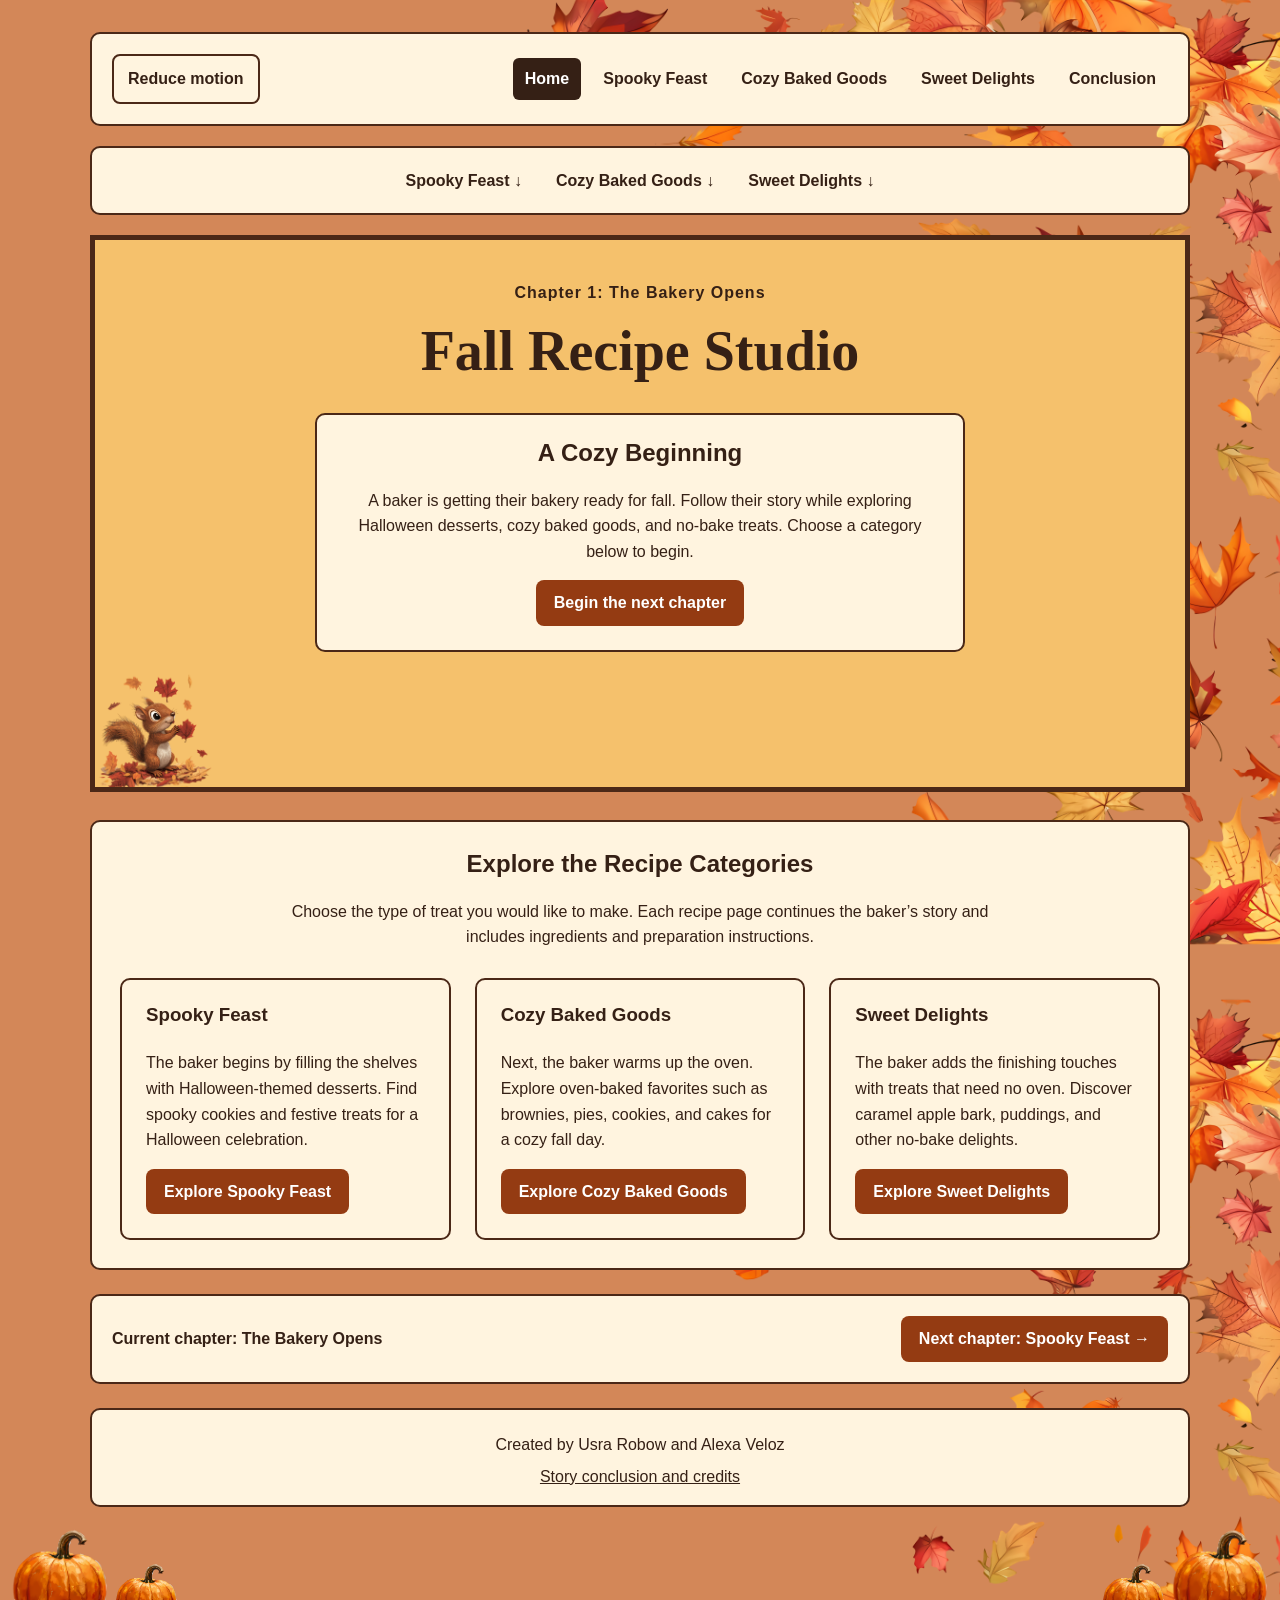
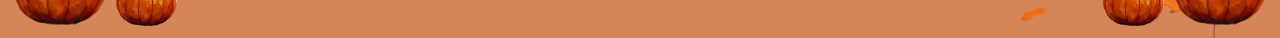
<file: index.html>
<!DOCTYPE html>
<html lang="en">
<head>
  <meta charset="UTF-8">
  <meta name="viewport" content="width=device-width, initial-scale=1.0">
  <meta name="description"
        content="Follow a baker's fall story and explore Halloween desserts, cozy baked goods, and no-bake treats.">

  <title>Fall Recipe Studio | Home</title>
  <link rel="stylesheet" href="styles.css">
</head>

<body class="home-page">
  <a class="skip-link" href="#main-content">Skip to main content</a>

  <!-- Reduce motion checkbox -->
  <input type="checkbox" id="reduce-motion" class="motion-checkbox">

  <div class="site-wrapper">
    <header class="site-header">
      <label for="reduce-motion" class="motion-control">
        Reduce motion
      </label>

      <nav aria-label="Main navigation">
        <ul class="nav-links">
          <li><a href="index.html" aria-current="page">Home</a></li>
          <li><a href="spooky_feast.html">Spooky Feast</a></li>
          <li><a href="cozy_baked_goods.html">Cozy Baked Goods</a></li>
          <li><a href="sweet_delights.html">Sweet Delights</a></li>
          <li><a href="conclusion.html">Conclusion</a></li>
        </ul>
      </nav>
    </header>

    <main id="main-content" tabindex="-1">
      <!-- Links to the categories below -->
      <nav class="category-navigation"
           aria-label="Jump to a recipe category">
        <ul>
          <li><a href="#spooky-category">Spooky Feast ↓</a></li>
          <li><a href="#cozy-category">Cozy Baked Goods ↓</a></li>
          <li><a href="#sweet-category">Sweet Delights ↓</a></li>
        </ul>
      </nav>

      <section class="home-banner" aria-labelledby="website-title">
        <div class="banner-content">
          <p class="chapter-label">Chapter 1: The Bakery Opens</p>
          <h1 id="website-title">Fall Recipe Studio</h1>

          <div class="intro-box">
            <h2>A Cozy Beginning</h2>

            <p>
              A baker is getting their bakery ready for fall.
              Follow their story while exploring Halloween desserts,
              cozy baked goods, and no-bake treats.
              Choose a category below to begin.
            </p>

            <a href="spooky_feast.html" class="button">
              Begin the next chapter
            </a>
          </div>
        </div>

        <!-- Squirrel decoration -->
        <img src="images/squirrel.png"
             alt=""
             aria-hidden="true"
             class="banner-squirrel">
      </section>

      <section class="recipe-categories"
               aria-labelledby="categories-heading">
        <h2 id="categories-heading">Explore the Recipe Categories</h2>

        <p class="category-introduction">
          Choose the type of treat you would like to make.
          Each recipe page continues the baker’s story and includes
          ingredients and preparation instructions.
        </p>

        <div class="category-grid">
          <article id="spooky-category" class="category-card">
            <h3>Spooky Feast</h3>

            <p>
              The baker begins by filling the shelves with
              Halloween-themed desserts. Find spooky cookies
              and festive treats for a Halloween celebration.
            </p>

            <a href="spooky_feast.html" class="button">
              Explore Spooky Feast
            </a>
          </article>

          <article id="cozy-category" class="category-card">
            <h3>Cozy Baked Goods</h3>

            <p>
              Next, the baker warms up the oven. Explore
              oven-baked favorites such as brownies, pies,
              cookies, and cakes for a cozy fall day.
            </p>

            <a href="cozy_baked_goods.html" class="button">
              Explore Cozy Baked Goods
            </a>
          </article>

          <article id="sweet-category" class="category-card">
            <h3>Sweet Delights</h3>

            <p>
              The baker adds the finishing touches with
              treats that need no oven. Discover caramel
              apple bark, puddings, and other no-bake delights.
            </p>

            <a href="sweet_delights.html" class="button">
              Explore Sweet Delights
            </a>
          </article>
        </div>
      </section>

      <nav class="chapter-navigation" aria-label="Story progression">
        <p>Current chapter: The Bakery Opens</p>

        <a href="spooky_feast.html" class="button">
          Next chapter: Spooky Feast →
        </a>
      </nav>
    </main>

    <footer class="site-footer">
      <p>Created by Usra Robow and Alexa Veloz</p>
      <a href="conclusion.html">Story conclusion and credits</a>
    </footer>
  </div>

  <!-- Pumpkins at the bottom corners -->
  <div class="pumpkin-corners" aria-hidden="true">
    <div class="pumpkin-pair">
      <div class="pumpkin-decoration pumpkin-large">
        <img src="images/pumpkin2.png" alt="" class="pumpkin-image">
      </div>

      <div class="pumpkin-decoration pumpkin-small">
        <img src="images/pumpkin2.png" alt="" class="pumpkin-image">
      </div>
    </div>

    <div class="pumpkin-pair">
      <div class="pumpkin-decoration pumpkin-small">
        <img src="images/pumpkin2.png" alt="" class="pumpkin-image">
      </div>

      <div class="pumpkin-decoration pumpkin-large">
        <img src="images/pumpkin2.png" alt="" class="pumpkin-image">
      </div>
    </div>
  </div>
</body>
</html>
</file>
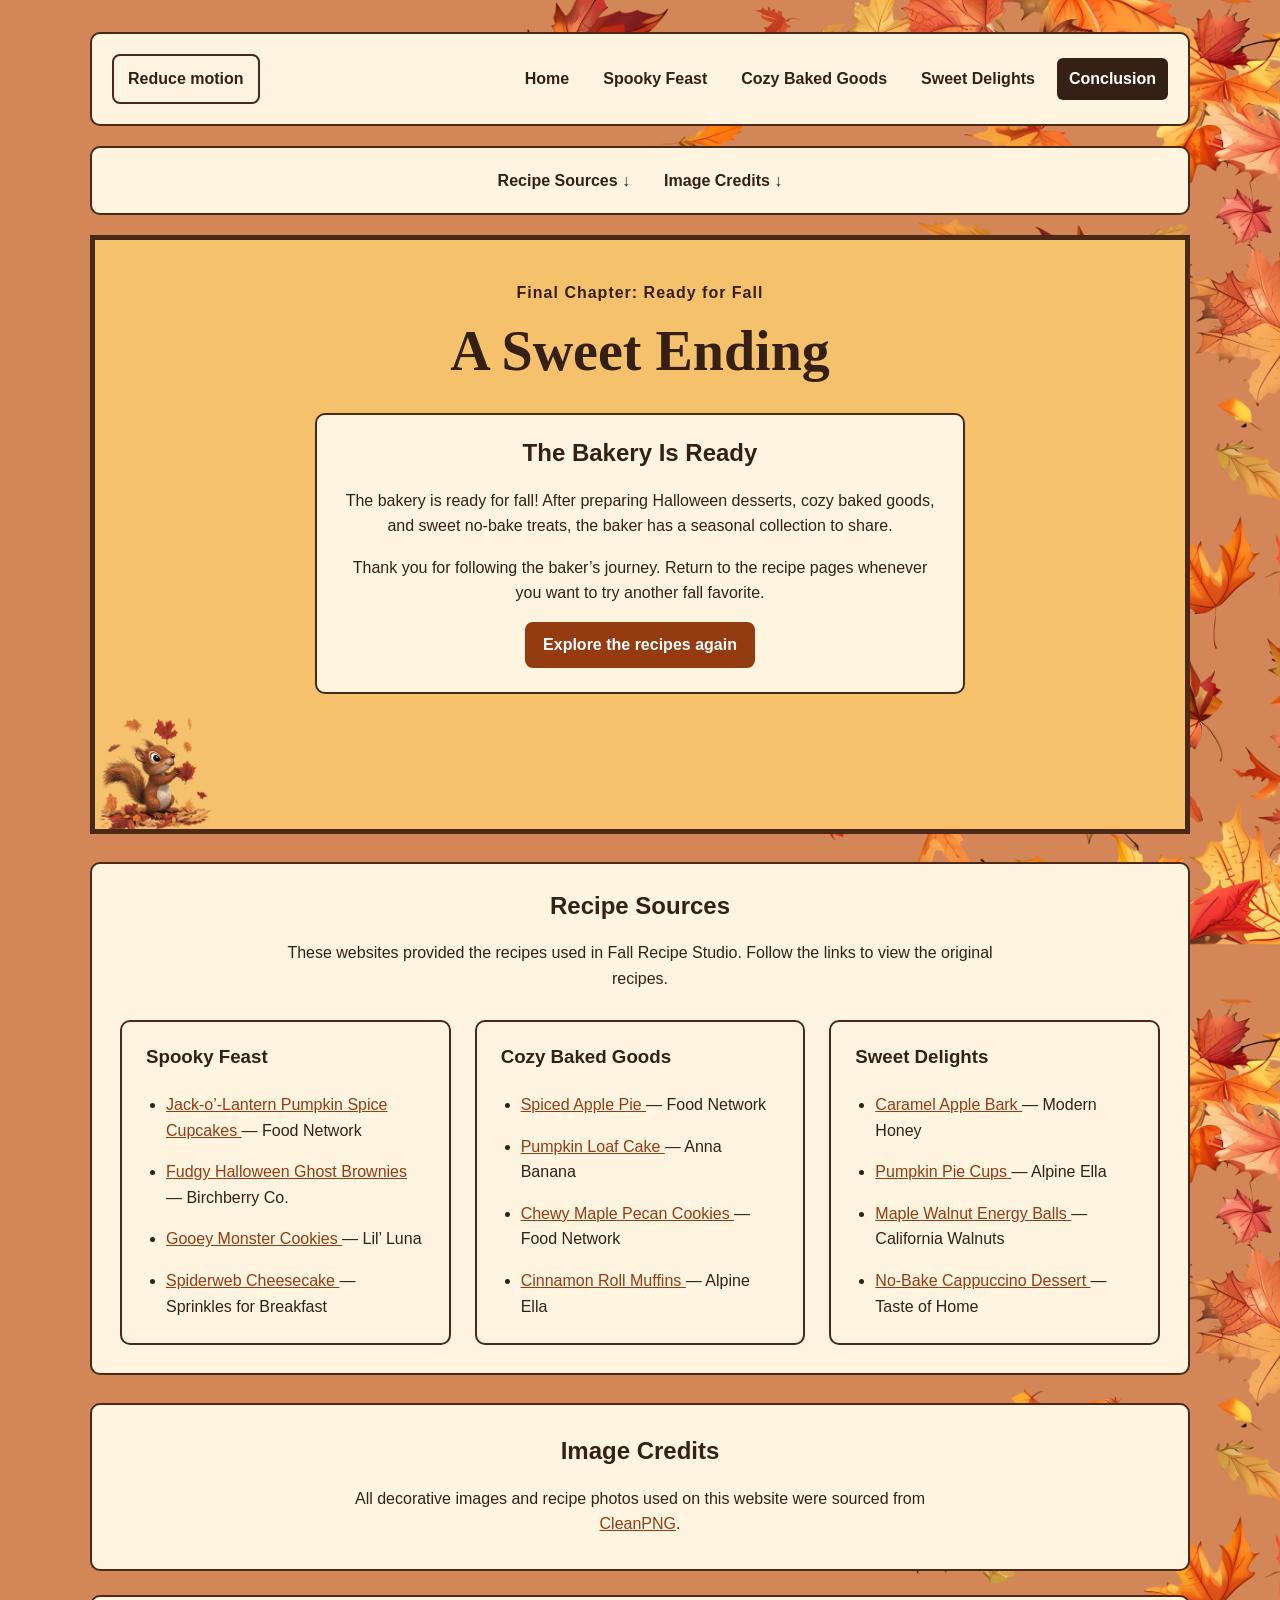
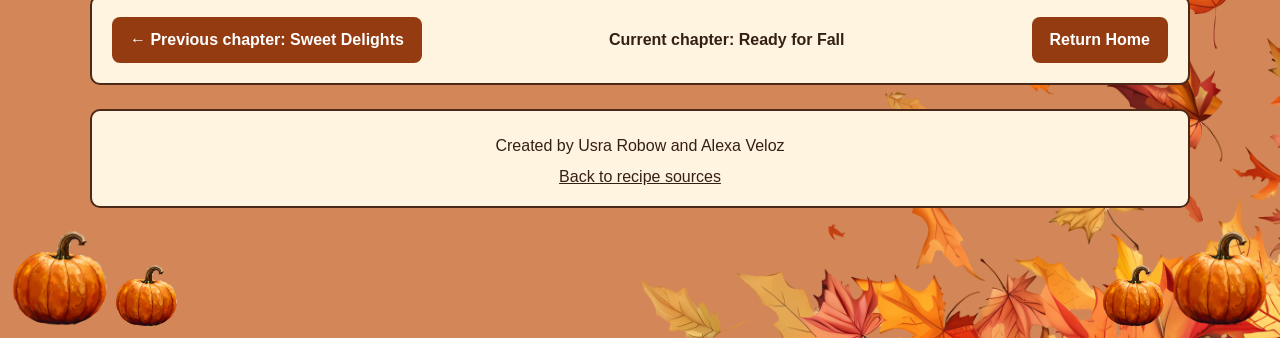
<file: conclusion.html>
<!DOCTYPE html>
<html lang="en">
<head>
  <meta charset="UTF-8">
  <meta name="viewport" content="width=device-width, initial-scale=1.0">
  <meta name="description"
        content="Read the ending of the baker's fall story and view recipe sources and image credits.">

  <title>Fall Recipe Studio | Conclusion</title>
  <link rel="stylesheet" href="styles.css">
</head>

<body class="home-page">
  <a class="skip-link" href="#main-content">Skip to main content</a>

  <!-- Reduce motion checkbox -->
  <input type="checkbox" id="reduce-motion" class="motion-checkbox">

  <div class="site-wrapper">
    <header class="site-header">
      <label for="reduce-motion" class="motion-control">
        Reduce motion
      </label>

      <nav aria-label="Main navigation">
        <ul class="nav-links">
          <li><a href="index.html">Home</a></li>
          <li><a href="spooky_feast.html">Spooky Feast</a></li>
          <li><a href="cozy_baked_goods.html">Cozy Baked Goods</a></li>
          <li><a href="sweet_delights.html">Sweet Delights</a></li>
          <li>
            <a href="conclusion.html" aria-current="page">Conclusion</a>
          </li>
        </ul>
      </nav>
    </header>

    <main id="main-content" tabindex="-1">
      <!-- Links to the sources below -->
      <nav class="category-navigation" aria-label="Jump to sources">
        <ul>
          <li><a href="#recipe-sources">Recipe Sources ↓</a></li>
          <li><a href="#image-credits">Image Credits ↓</a></li>
        </ul>
      </nav>

      <section class="home-banner" aria-labelledby="conclusion-title">
        <div class="banner-content">
          <p class="chapter-label">Final Chapter: Ready for Fall</p>
          <h1 id="conclusion-title">A Sweet Ending</h1>

          <div class="intro-box">
            <h2>The Bakery Is Ready</h2>

            <p>
              The bakery is ready for fall! After preparing
              Halloween desserts, cozy baked goods, and sweet
              no-bake treats, the baker has a seasonal collection
              to share.
            </p>

            <p>
              Thank you for following the baker’s journey.
              Return to the recipe pages whenever you want
              to try another fall favorite.
            </p>

            <a href="index.html" class="button">
              Explore the recipes again
            </a>
          </div>
        </div>

        <!-- Squirrel decoration -->
        <img src="images/squirrel.png"
             alt=""
             aria-hidden="true"
             class="banner-squirrel">
      </section>

      <!-- Recipe sources -->
      <section id="recipe-sources"
               class="recipes-section"
               aria-labelledby="sources-heading">
        <h2 id="sources-heading" class="section-heading">
          Recipe Sources
        </h2>

        <p class="category-introduction">
          These websites provided the recipes used in
          Fall Recipe Studio. Follow the links to view
          the original recipes.
        </p>

        <div class="category-grid">
          <article class="category-card">
            <h3>Spooky Feast</h3>

            <ul>
              <li>
                <a href="https://www.foodnetwork.com/recipes/food-network-kitchen/jack-o-lantern-pumpkin-spice-cupcakes-7479220">
                  Jack-o’-Lantern Pumpkin Spice Cupcakes
                </a>
                — Food Network
              </li>

              <li>
                <a href="https://birchberryco.com/blogs/recipes/fudgy-halloween-ghost-brownies-recipe">
                  Fudgy Halloween Ghost Brownies
                </a>
                — Birchberry Co.
              </li>

              <li>
                <a href="https://lilluna.com/gooey-monster-cookies/">
                  Gooey Monster Cookies
                </a>
                — Lil’ Luna
              </li>

              <li>
                <a href="https://www.sprinklesforbreakfast.com/spiderweb-cheesecake/">
                  Spiderweb Cheesecake
                </a>
                — Sprinkles for Breakfast
              </li>
            </ul>
          </article>

          <article class="category-card">
            <h3>Cozy Baked Goods</h3>

            <ul>
              <li>
                <a href="https://www.foodnetwork.com/recipes/spiced-apple-pie-5476798">
                  Spiced Apple Pie
                </a>
                — Food Network
              </li>

              <li>
                <a href="https://annabanana.co/pumpkin-loaf-cake/">
                  Pumpkin Loaf Cake
                </a>
                — Anna Banana
              </li>

              <li>
                <a href="https://www.foodnetwork.com/fnk/recipes/chewy-maple-pecan-cookies-8357661">
                  Chewy Maple Pecan Cookies
                </a>
                — Food Network
              </li>

              <li>
                <a href="https://alpineella.com/cinnamon-roll-muffins/">
                  Cinnamon Roll Muffins
                </a>
                — Alpine Ella
              </li>
            </ul>
          </article>

          <article class="category-card">
            <h3>Sweet Delights</h3>

            <ul>
              <li>
                <a href="https://www.modernhoney.com/caramel-apple-bark/">
                  Caramel Apple Bark
                </a>
                — Modern Honey
              </li>

              <li>
                <a href="https://alpineella.com/pumpkin-pie-cups/">
                  Pumpkin Pie Cups
                </a>
                — Alpine Ella
              </li>

              <li>
                <a href="https://walnuts.org/recipe/maple-walnut-energy-balls/">
                  Maple Walnut Energy Balls
                </a>
                — California Walnuts
              </li>

              <li>
                <a href="https://www.tasteofhome.com/recipes/no-bake-cappuccino-dessert/#RecipeCard">
                  No-Bake Cappuccino Dessert
                </a>
                — Taste of Home
              </li>
            </ul>
          </article>
        </div>
      </section>

      <!-- Image credits -->
      <section id="image-credits"
               class="about-section"
               aria-labelledby="credits-heading">
        <h2 id="credits-heading">Image Credits</h2>

        <p>
          All decorative images and recipe photos used on this
          website were sourced from
          <a href="https://www.cleanpng.com/">CleanPNG</a>.
        </p>
      </section>

      <!-- Final chapter links -->
      <nav class="chapter-navigation" aria-label="Story progression">
        <a href="sweet_delights.html" class="button">
          ← Previous chapter: Sweet Delights
        </a>

        <p>Current chapter: Ready for Fall</p>

        <a href="index.html" class="button">
          Return Home
        </a>
      </nav>
    </main>

    <footer class="site-footer">
      <p>Created by Usra Robow and Alexa Veloz</p>
      <a href="#recipe-sources">Back to recipe sources</a>
    </footer>
  </div>

  <!-- Pumpkins at the bottom corners -->
  <div class="pumpkin-corners" aria-hidden="true">
    <div class="pumpkin-pair">
      <div class="pumpkin-decoration pumpkin-large">
        <img src="images/pumpkin2.png" alt="" class="pumpkin-image">
      </div>

      <div class="pumpkin-decoration pumpkin-small">
        <img src="images/pumpkin2.png" alt="" class="pumpkin-image">
      </div>
    </div>

    <div class="pumpkin-pair">
      <div class="pumpkin-decoration pumpkin-small">
        <img src="images/pumpkin2.png" alt="" class="pumpkin-image">
      </div>

      <div class="pumpkin-decoration pumpkin-large">
        <img src="images/pumpkin2.png" alt="" class="pumpkin-image">
      </div>
    </div>
  </div>
</body>
</html>
</file>
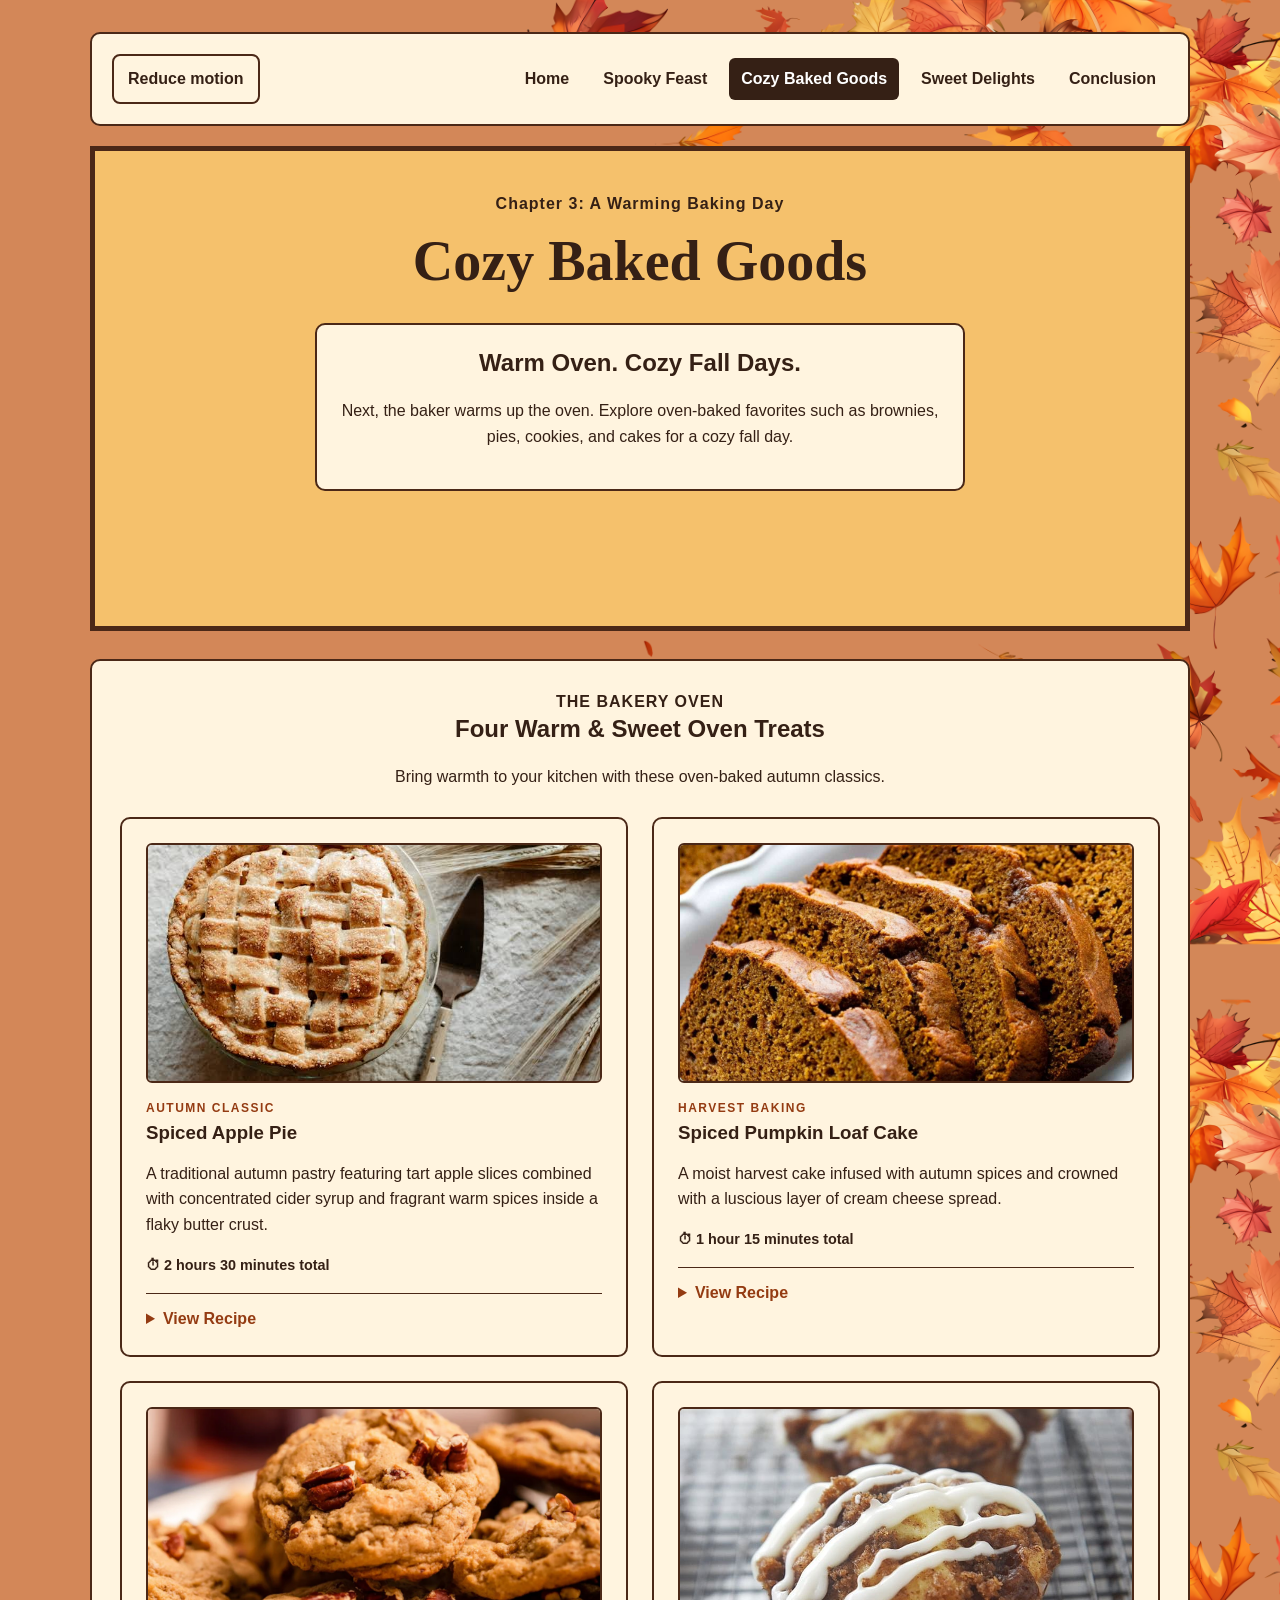
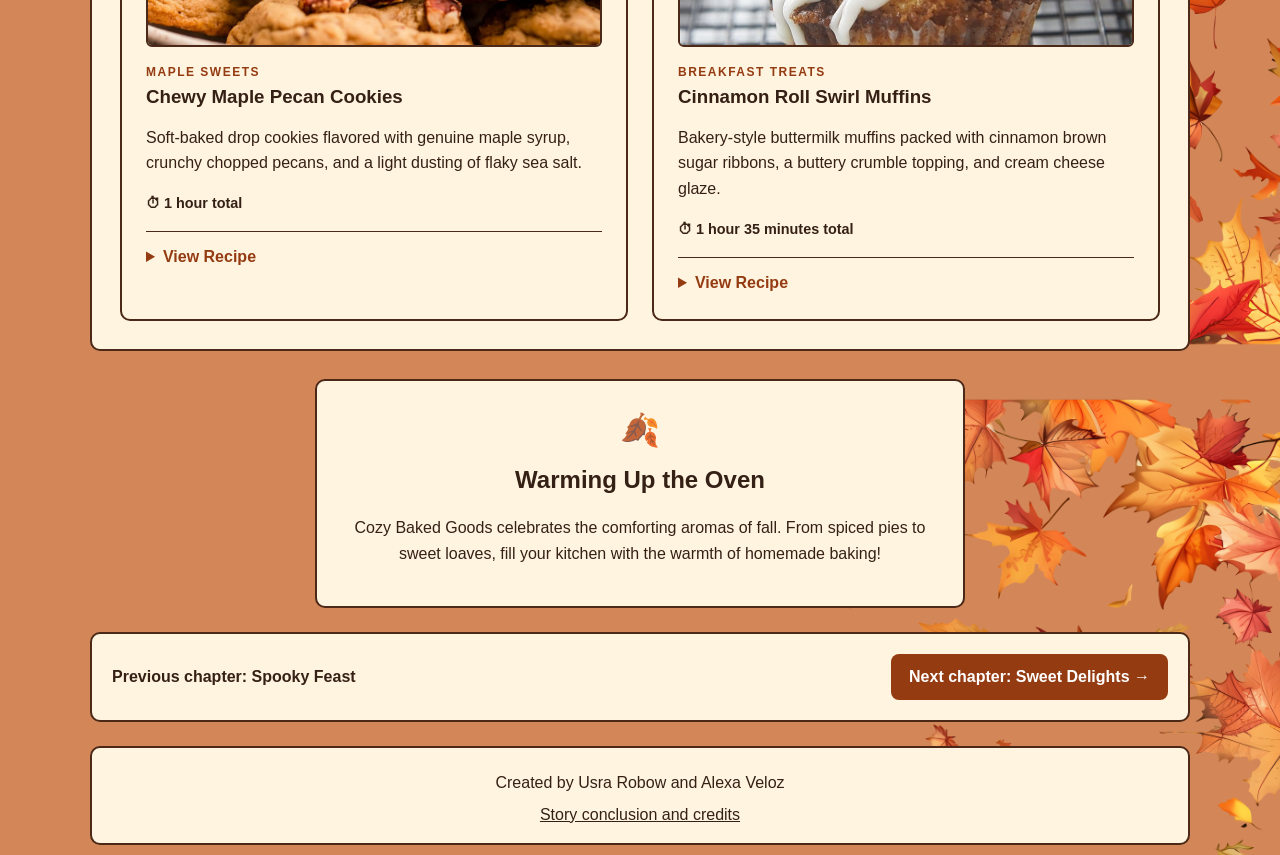
<file: cozy_baked_goods.html>
<!DOCTYPE html>
<html lang="en">
<head>
  <meta charset="UTF-8">
  <meta name="viewport" content="width=device-width, initial-scale=1.0">
  <meta name="description" content="Explore oven-baked favorites such as brownies, pies, cookies, and cakes for a cozy fall day.">

  <title>Fall Recipe Studio | Cozy Baked Goods</title>
  <link rel="stylesheet" href="styles.css">
  <link rel="icon" href="images/favicon.png">
</head>

<body class="cozy-page">
  <a class="skip-link" href="#main-content">Skip to main content</a>

  <!-- Reduce motion checkbox -->
  <input type="checkbox" id="reduce-motion" class="motion-checkbox">

  <div class="site-wrapper">
    <header class="site-header">
      <label for="reduce-motion" class="motion-control">
        Reduce motion
      </label>

      <nav aria-label="Main navigation">
        <ul class="nav-links">
          <li><a href="index.html">Home</a></li>
          <li><a href="spooky_feast.html">Spooky Feast</a></li>
          <li><a href="cozy_baked_goods.html" aria-current="page">Cozy Baked Goods</a></li>
          <li><a href="sweet_delights.html">Sweet Delights</a></li>
          <li><a href="conclusion.html">Conclusion</a></li>
        </ul>
      </nav>
    </header>

    <main id="main-content" tabindex="-1">
      <section class="home-banner" aria-labelledby="cozy-title">
        <div class="banner-content">
          <p class="chapter-label">Chapter 3: A Warming Baking Day</p>
          <h1 id="cozy-title">Cozy Baked Goods</h1>

          <div class="intro-box">
            <h2>Warm Oven. Cozy Fall Days.</h2>
            <p>
              Next, the baker warms up the oven. Explore
              oven-baked favorites such as brownies, pies,
              cookies, and cakes for a cozy fall day.
            </p>
          </div>
        </div>
      </section>

      <!-- Recipe collection -->
      <section class="recipes-section" id="recipes" aria-labelledby="recipes-heading">
        <div class="section-heading" style="text-align: center; margin-bottom: 28px;">
          <p class="chapter-label">THE BAKERY OVEN</p>
          <h2 id="recipes-heading">Four Warm & Sweet Oven Treats</h2>
          <p class="category-introduction">
            Bring warmth to your kitchen with these oven-baked autumn classics.
          </p>
        </div>

        <div class="recipe-grid">
            <!-- Recipe 1 -->
            <article class="category-card recipe-card">
              <img
                src="images/spiced-apple-pie.png"
                alt="Spiced apple pie"
                class="recipe-image"
              >
              <div class="recipe-content">
                <span class="recipe-tag">AUTUMN CLASSIC</span>
                <h3>Spiced Apple Pie</h3>
                <p>
                  A traditional autumn pastry featuring tart apple slices combined with concentrated cider syrup and fragrant warm spices inside a flaky butter crust.
                </p>
                <p class="recipe-time">⏱ 2 hours 30 minutes total</p>
  
                <details>
                  <summary>View Recipe</summary>
                  <h4>Ingredients</h4>
                  <h5>Crust Components:</h5>
                  <ul>
                    <li>2 1/2 cups standard flour</li>
                    <li>1 teaspoon salt</li>
                    <li>1 tablespoon granulated sugar</li>
                    <li>1 cup cold unsalted butter, diced</li>
                    <li>1 tablespoon apple cider vinegar</li>
                    <li>1/2 cup ice water</li>
                  </ul>
                  <h5>Filling Components:</h5>
                  <ul>
                    <li>1 1/2 teaspoons ground cinnamon</li>
                    <li>1/2 teaspoon ground cardamom</li>
                    <li>1/2 teaspoon ground ginger</li>
                    <li>1/4 teaspoon ground cloves</li>
                    <li>1/4 teaspoon ground nutmeg</li>
                    <li>3 1/2 pounds fresh pie apples, peeled and sliced</li>
                    <li>1/3 cup boiled apple cider reduction</li>
                    <li>1/2 cup white sugar & 1/4 cup brown sugar</li>
                    <li>3 tablespoons cornstarch</li>
                    <li>1 tablespoon fresh lemon juice</li>
                    <li>Egg wash and coarse crystal sugar</li>
                  </ul>
                  <h4>Instructions</h4>
                  <ol>
                    <li>Blend flour, salt, and sugar. Cut in cold butter chunks until uniform crumbs form, then mix in vinegar and ice water until a dough forms. Divide in two, wrap, and chill for one hour.</li>
                    <li>Mix cinnamon, cardamom, ginger, cloves, and nutmeg together in a compact bowl for your spice blend.</li>
                    <li>Toss sliced apples with boiled cider, lemon juice, sugars, cornstarch, and a portion of your spice mixture in a large mixing bowl.</li>
                    <li>Preheat your oven to 400°F (204°C). Roll out the first dough portion and press it into a 9-inch pie pan.</li>
                    <li>Pile the coated fruit into the pastry base, cover with the second rolled dough sheet, trim the overlapping edges, crimp tightly, and slit ventilation vents on top.</li>
                    <li>Brush the top crust lightly with egg wash and finish with a heavy dusting of crystal sugar.</li>
                    <li>Bake at 400°F for 20 minutes, lower the heat to 375°F (190°C), and bake for another 40 to 50 minutes until bubbling and deeply browned. Let cool entirely before serving.</li>
                  </ol>
                </details>
              </div>
            </article>
  
            <!-- Recipe 2 -->
            <article class="category-card recipe-card">
              <img
                src="images/loaf-cake.jpg"
                alt="Pumpkin loaf cake with cream cheese frosting"
                class="recipe-image"
              >
              <div class="recipe-content">
                <span class="recipe-tag">HARVEST BAKING</span>
                <h3>Spiced Pumpkin Loaf Cake</h3>
                <p>
                  A moist harvest cake infused with autumn spices and crowned with a luscious layer of cream cheese spread.
                </p>
                <p class="recipe-time">⏱ 1 hour 15 minutes total</p>
  
                <details>
                  <summary>View Recipe</summary>
                  <h4>Ingredients</h4>
                  <h5>Loaf Ingredients:</h5>
                  <ul>
                    <li>1 cup granulated sugar</li>
                    <li>7 tablespoons softened butter</li>
                    <li>2 room temperature eggs</li>
                    <li>1 1/4 cups all-purpose flour</li>
                    <li>2 teaspoons baking powder</li>
                    <li>1 teaspoon cinnamon & 1 tsp ginger</li>
                    <li>1/2 teaspoon salt</li>
                    <li>1 cup canned pumpkin purée</li>
                  </ul>
                  <h5>Cream Cheese Spread:</h5>
                  <ul>
                    <li>1/2 cup cream cheese & 4 tbsp butter, softened</li>
                    <li>1 1/2 cups powdered sugar</li>
                    <li>1 teaspoon vanilla extract</li>
                  </ul>
                  <h4>Instructions</h4>
                  <ol>
                    <li>Set oven heat to 340°F (170°C) and line a standard loaf tin with baking parchment.</li>
                    <li>Beat the butter and sugar with an electric mixer for 3 minutes until smooth and pale.</li>
                    <li>Add eggs individually, mixing thoroughly after each addition.</li>
                    <li>Whisk the flour, baking powder, cinnamon, ginger, and salt together in a separate container.</li>
                    <li>Fold the dry mixture into the wet batter until combined, then gently blend in the pumpkin purée.</li>
                    <li>Transfer the batter into your lined tin and smooth out the top with a spatula.</li>
                    <li>Bake for 50–60 minutes until a wooden skewer inserted in the middle emerges clean. Rest in the pan for 10 minutes before moving to a wire rack.</li>
                    <li>Whip the cream cheese and butter until fluffy, blend in the powdered sugar and vanilla, and spread across the cooled loaf.</li>
                  </ol>
                </details>
              </div>
            </article>
  
            <!-- Recipe 3 -->
            <article class="category-card recipe-card">
              <img
                src="images/maple-cookies.jpg"
                alt="Chewy maple pecan cookies"
                class="recipe-image"
              >
              <div class="recipe-content">
                <span class="recipe-tag">MAPLE SWEETS</span>
                <h3>Chewy Maple Pecan Cookies</h3>
                <p>
                  Soft-baked drop cookies flavored with genuine maple syrup, crunchy chopped pecans, and a light dusting of flaky sea salt.
                </p>
                <p class="recipe-time">⏱ 1 hour total</p>
  
                <details>
                  <summary>View Recipe</summary>
                  <h4>Ingredients</h4>
                  <h5>Cookie Ingredients:</h5>
                  <ul>
                    <li>1/2 cup softened unsalted butter</li>
                    <li>3/4 cup packed dark brown sugar</li>
                    <li>1/2 cup pure maple syrup</li>
                    <li>1 large egg</li>
                    <li>1 teaspoon vanilla extract</li>
                    <li>1 3/4 cups standard flour</li>
                    <li>1 3/4 teaspoons baking powder</li>
                    <li>3/4 teaspoon fine salt</li>
                    <li>1 1/2 cups chopped pecans</li>
                    <li>Flaky sea salt</li>
                  </ul>
                  <h4>Instructions</h4>
                  <ol>
                    <li>Preheat oven to 375°F (190°C) and line two baking sheets with parchment paper.</li>
                    <li>Cream the butter and brown sugar together on medium speed until fluffy and light.</li>
                    <li>Mix in the egg, followed by the maple syrup and vanilla extract, beating until uniform.</li>
                    <li>Combine the flour, baking powder, and fine salt in a medium bowl.</li>
                    <li>Gradually blend the dry mix into your wet base, then fold through the chopped pecans.</li>
                    <li>Scoop portioned mounds onto baking sheets, flatten tops slightly, and sprinkle with flaky sea salt.</li>
                    <li>Bake for 12 to 16 minutes until edges are set while centers remain soft. Cool briefly on the trays before moving.</li>
                  </ol>
                </details>
              </div>
            </article>
  
            <!-- Recipe 4 -->
            <article class="category-card recipe-card">
              <img
                src="images/Cinnamon-Roll-Muffins.jpg"
                alt="Cinnamon roll muffins with streusel"
                class="recipe-image"
              >
              <div class="recipe-content">
                <span class="recipe-tag">BREAKFAST TREATS</span>
                <h3>Cinnamon Roll Swirl Muffins</h3>
                <p>
                  Bakery-style buttermilk muffins packed with cinnamon brown sugar ribbons, a buttery crumble topping, and cream cheese glaze.
                </p>
                <p class="recipe-time">⏱ 1 hour 35 minutes total</p>
  
                <details>
                  <summary>View Recipe</summary>
                  <h4>Ingredients</h4>
                  <h5>Components:</h5>
                  <ul>
                    <li>3 cups flour, 3 tsp baking powder, 1/2 tsp baking soda, 1/2 tsp salt</li>
                    <li>1 cup buttermilk, 1 cup sugar, 1/2 cup oil, 2 tsp vanilla, 2 eggs</li>
                    <li>Brown sugar and cinnamon swirl mix</li>
                    <li>Melted butter, flour, sugar, cinnamon, and salt streusel blend</li>
                    <li>Cream cheese, heavy cream, and powdered sugar glaze</li>
                  </ul>
                  <h4>Instructions</h4>
                  <ol>
                    <li>Whisk flour, baking powder, baking soda, and salt. Combine eggs, buttermilk, sugar, oil, and vanilla separately, then fold wet into dry. Rest the batter for 1 hour.</li>
                    <li>Prepare the cinnamon sugar swirl and separately mix the chilled crumb streusel ingredients.</li>
                    <li>Preheat oven to 425°F (220°C) and line a muffin tin with paper liners.</li>
                    <li>Layer batter, cinnamon sugar, and extra batter into each cup, finishing with the crumb topping.</li>
                    <li>Bake at 425°F for 5 minutes, lower heat to 350°F (175°C), and bake 18–20 minutes longer. Drizzle with cream cheese glaze once cooled.</li>
                  </ol>
                </details>
              </div>
            </article>
          </div>
      </section>

      <!-- About section -->
      <section class="intro-box" style="margin-top: 28px; text-align: center;" id="about">
        <span class="about-icon" style="font-size: 2rem;">🍂</span>
        <h2 style="margin-top: 10px;">Warming Up the Oven</h2>
        <p>
          Cozy Baked Goods celebrates the comforting aromas of fall.
          From spiced pies to sweet loaves, fill your kitchen with 
          the warmth of homemade baking!
        </p>
      </section>

      <nav class="chapter-navigation" aria-label="Story progression">
        <p>Previous chapter: Spooky Feast</p>
        <a href="sweet_delights.html" class="button">
          Next chapter: Sweet Delights →
        </a>
      </nav>
    </main>

    <footer class="site-footer">
      <p>Created by Usra Robow and Alexa Veloz</p>
      <a href="conclusion.html">Story conclusion and credits</a>
    </footer>
  </div>
</body>
</html>
</file>
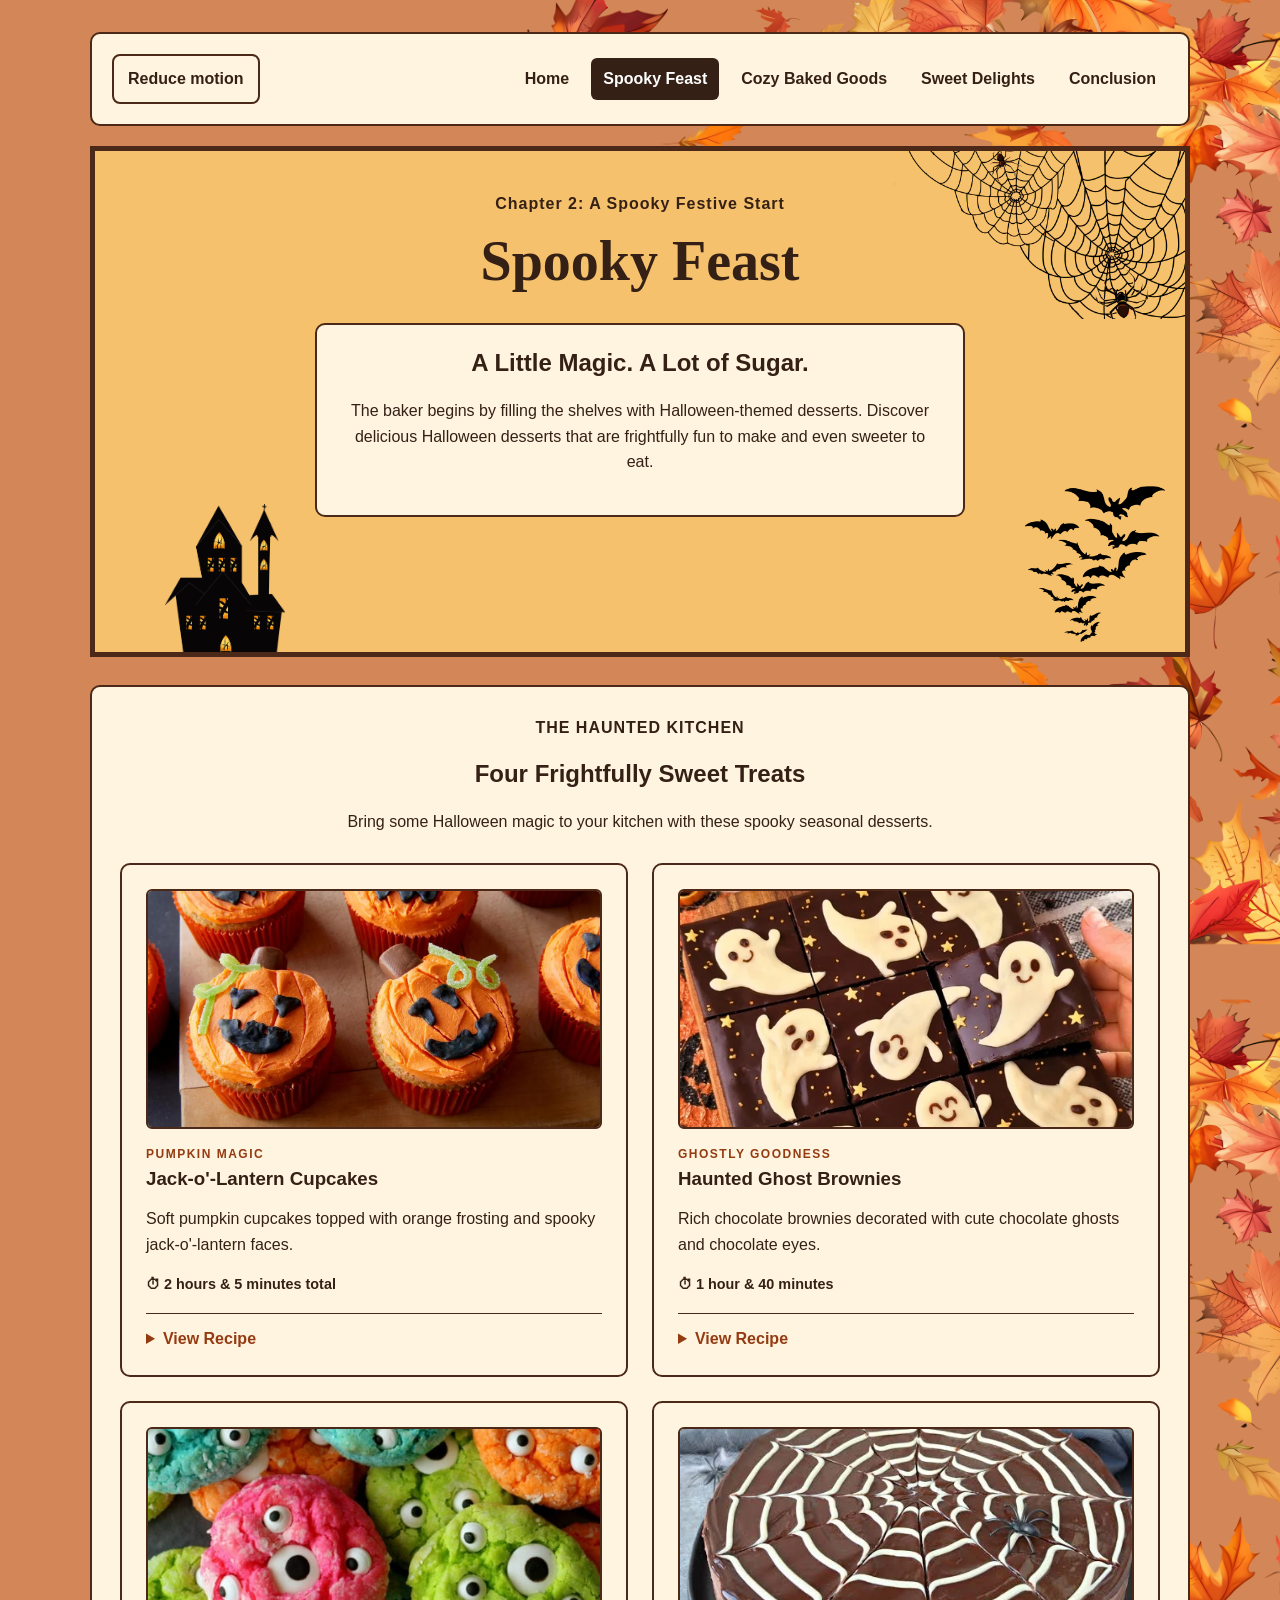
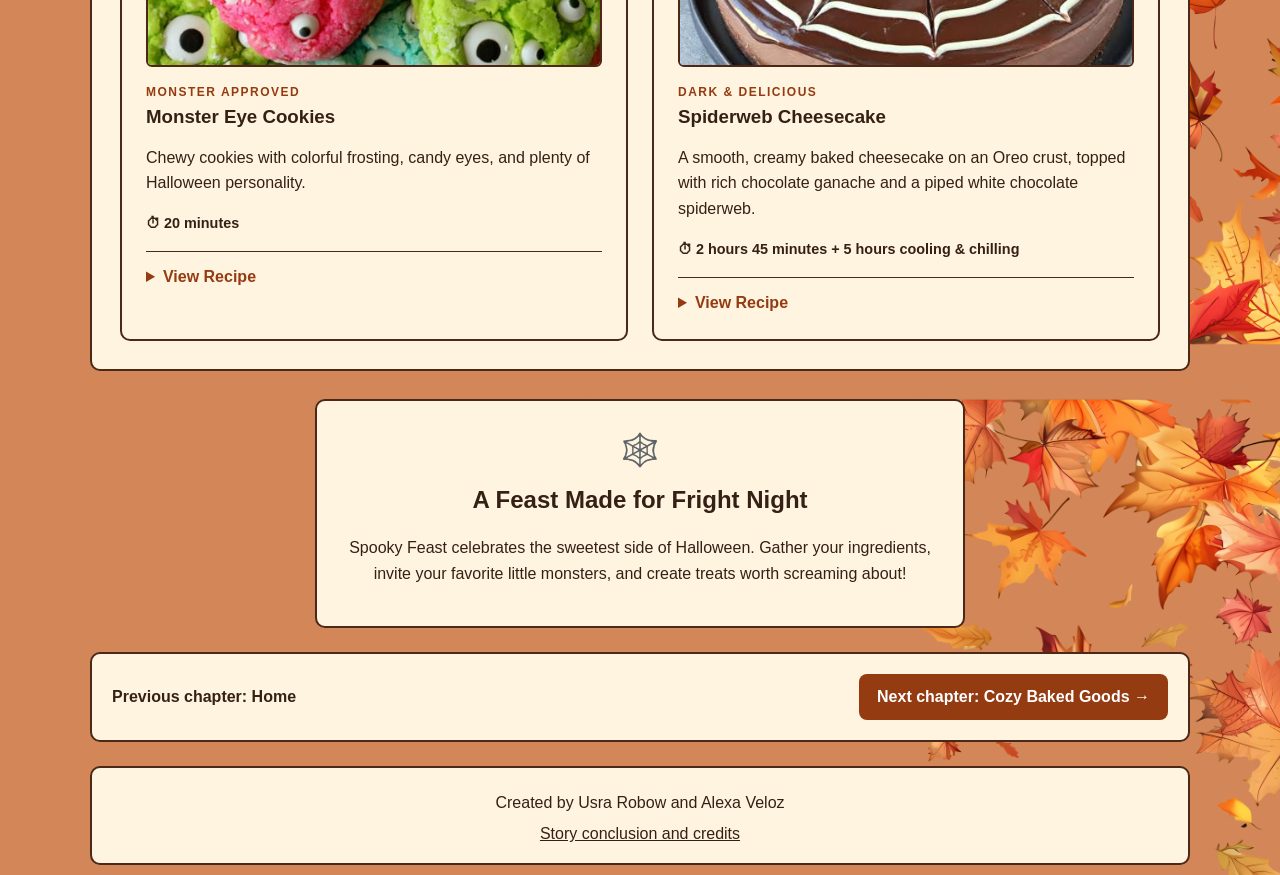
<file: spooky_feast.html>
<!DOCTYPE html>
<html lang="en">
<head>
  <meta charset="UTF-8">
  <meta name="viewport" content="width=device-width, initial-scale=1.0">
  <meta name="description" content="Discover delicious Halloween desserts that are frightfully fun to make and even sweeter to eat.">

  <title>Fall Recipe Studio | Spooky Feast</title>
  <link rel="stylesheet" href="styles.css">
</head>

<body class="cozy-page">
  <a class="skip-link" href="#main-content">Skip to main content</a>

  <!-- Reduce motion checkbox -->
  <input type="checkbox" id="reduce-motion" class="motion-checkbox">

  <div class="site-wrapper">
    <header class="site-header">
      <label for="reduce-motion" class="motion-control">
        Reduce motion
      </label>

      <nav aria-label="Main navigation">
        <ul class="nav-links">
          <li><a href="index.html">Home</a></li>
          <li><a href="spooky_feast.html" aria-current="page">Spooky Feast</a></li>
          <li><a href="cozy_baked_goods.html">Cozy Baked Goods</a></li>
          <li><a href="sweet_delights.html">Sweet Delights</a></li>
          <li><a href="conclusion.html">Conclusion</a></li>
        </ul>
      </nav>
    </header>

    <main id="main-content" tabindex="-1">
      <section class="home-banner" aria-labelledby="spooky-title">
        <div class="banner-content">
          <p class="chapter-label">Chapter 2: A Spooky Festive Start</p>
          <h1 id="spooky-title">Spooky Feast</h1>

          <div class="intro-box">
            <h2>A Little Magic. A Lot of Sugar.</h2>
            <p>
              The baker begins by filling the shelves with Halloween-themed desserts.
              Discover delicious Halloween desserts that are frightfully fun to make and even sweeter to eat.
            </p>
          </div>
        </div>

        <!-- Haunted House decorations -->
        <img src="images/hauntedhouse.png"
            alt=""
            aria-hidden="true"
            class="banner-hauntedhouse">

        <!-- Bats Animation -->
        <img src="images/bats.png"
            alt=""
            aria-hidden="true"
            class="banner-bats">

        <!-- Spiderwebs decorations -->
        <img src="images/spider_webs.png"
            alt=""
            aria-hidden="true"
            class="banner-spiderwebs">
    
      </section>

      <!-- Recipe collection -->
      <section class="recipe-categories" id="recipes" aria-labelledby="recipes-heading">
        <div class="section-heading" style="text-align: center; margin-bottom: 28px;">
          <p class="chapter-label">THE HAUNTED KITCHEN</p>
          <h2 id="recipes-heading">Four Frightfully Sweet Treats</h2>
          <p class="category-introduction">
            Bring some Halloween magic to your kitchen with these spooky seasonal desserts.
          </p>
        </div>

        <div class="recipe-grid">
          <!-- Recipe 1 -->
          <article class="category-card recipe-card">
            <img
              src="images/pumpkin-cupcakes.jpg"
              alt="Halloween pumpkin cupcakes"
              class="recipe-image"
            >
            <div class="recipe-content">
              <span class="recipe-tag">PUMPKIN MAGIC</span>
              <h3>Jack-o'-Lantern Cupcakes</h3>
              <p>
                Soft pumpkin cupcakes topped with orange
                frosting and spooky jack-o'-lantern faces.
              </p>
              <p class="recipe-time">⏱ 2 hours & 5 minutes total</p>

              <details>
                <summary>View Recipe</summary>
                <h4>Ingredients</h4>
                <h5>Cupcakes:</h5>
                <ul>
                  <li>2 cups granulated sugar</li>
                  <li>2 sticks(16 tablespoons) unsalted butter</li>
                  <li>4 large eggs</li>
                  <li>1 cup milk</li>
                  <li>2 teaspoons pure vanilla extract</li>
                  <li>2 cups all-purpose flour</li>
                  <li>2/3 cups almond flour</li>
                  <li>2 teaspoons baking powder</li>
                  <li>1 teaspoon pumpkin pie spice</li>
                  <li>1 teaspoon kosher salt</li>
                  <li>Orange frosting and chocolate icing</li>
                </ul>
                <h5>Frosting:</h5>
                <ul>
                    <li>2 sticks (16 tablespoons) unsalted butter at room temperature</li>
                    <li>1/4 teaspoon kosher salt</li>
                    <li>2 1/2 cups confectioners' sugar</li>
                    <li>5 tablespoons milk, at room temperature</li>
                    <li>1 teaspoon orange gel food coloring</li>
                </ul>
                <h5>Decorations:</h5>
                <ul>
                    <li>6 chewy candy chocolate rolls, cut into quarters</li>
                    <li>2 green sour gummy belt candies, cut into 1/8-inch strips lengthwise</li>
                </ul>
                <h5>Royal Icing:</h5>
                <ul>
                    <li>2 cups confectioners' sugar</li>
                    <li>1 tablespoon meringue powder</li>
                    <li>2 tablespoons black gel food coloring</li>
                    <li>3 tablespoons water</li>
                </ul>
                <h4>Instructions</h4>
                <ol>
                    <li>Preheat the oven to 350°F (176°C) for the cupcakes. Line two 12-cup muffin tins with orange paper liners.</li>
                    <li>Melt the butter in a small skillet over medium heat; cook and swirl the pan occassionally until the butter browns(around 6-9 minutes).
                        Immediately move the butter to a medium bowl and let cool slightly. Whisk in the eggs, granulated sugar, milk, and vanilla.</li>
                    <li>Whisk the all-purpose and almond flour, baking powder, pumpkin pie spice, and salt in an large bowl. Add the brown butter mixture and 
                        whisk until just combined(do not overmix).</li>
                    <li>Divide the batter among the prepared muffin cups and fill them three quarters of the way. Bake until the tops of the cupcakes sping back 
                        when gently pressed(around 18-22 minutes). Let the cupcakes cool in the pan for 5 minutes, then remove to a rack to cool completely.</li>
                    <li>For the frosting: Beat the salt and butter until smooth and flurry(if using an electric mix, beat on medium-high speed). Reduce the speed 
                        to low and add confectioners' sugar, about 1 cup at a time. Increase the speed after each cup of confectioners' sugar added, beating until 
                fluffy again, scraping down the sides of the bowl occassionally. Add the milk, vanilla, and orange foo coloring and beat until smooth.</li>
                    <li>For the decorations: Pipe the frosting onto the cupcakes with a round pastry tip. Level the cupcake tops with an offset spatula to even and
                        smooth layer. Use a toothpick or small skewer next to create "grooves" in the frosting to look like a pumpkin. Insert one of the chew 
                        chocolate quarter on the top of the cupcakes to look like the stem, and a draped sour gummy belt to look like the vine. Repeat for all remaining
                        cupcakes and candy, then refrigerate untiil the frosting is slightly firm(around 15 minutes).</li>
                    <li>For the royal icing: Whisk together the confectioners' sugar and meringue powder in a large bowl. Add 3 tablespos water and beat until soft,
                        glossy peaks form(using a mixer on medium-hih speed), adding 1 more tablespoon water if necessary(should be thick, but pipable). add black gel food
                        coloring until very black. Cover the bowl with a damp paper towel and plastic wrap to prevent icing from drying out until ready to use (Makes about 
                        1 cup).</li>
                    <li>Transfer the royal icing to a piping bag fitted with a sall round tip. Using the piping bag, pipe jack-o-latern faces on each cuppcake. Set aside until
                        royal icing has set(around 30 minutes)</li>
                </ol>
              </details>
            </div>
          </article>

          <!-- Recipe 2 -->
          <article class="category-card recipe-card">
            <img
              src="images/ghost-brownies.jpg"
              alt="Chocolate brownies decorated as Halloween ghosts"
              class="recipe-image"
            >
            <div class="recipe-content">
              <span class="recipe-tag">GHOSTLY GOODNESS</span>
              <h3>Haunted Ghost Brownies</h3>
              <p>
                Rich chocolate brownies decorated with
                cute chocolate ghosts and chocolate eyes.
              </p>
              <p class="recipe-time">⏱ 1 hour & 40 minutes</p>

              <details>
                <summary>View Recipe</summary>
                <h4>Ingredients</h4>
                <h5>Brownies:</h5>
                <ul>
                  <li>1/2 cups(1 stick) salted butter</li>
                  <li>3/4 cups granulated sugar</li>
                  <li>1/4 cup dark brown sugar, packed</li>
                  <li>2/3 cups semisweet chocolate chips</li>
                  <li>2 eggs, room temperature</li>
                  <li>1 egg yolk or 1/4 pumpkin puree(pumpkin puree will add a moist and velvety texture to brownines while keeping it fudgy)</li>
                  <li>2 teaspoons vanilla extract</li>
                  <li>1/4 unsweetened cocoa powder</li>
                  <li>1/2 teaspoon expresso powder(optional)</li>
                  <li>1/2 teaspoon salt</li>
                  <li>3/4 cups all-purpose flour, sifted</li>
                  <li>Add-ins:1 cup semisweet chocolate chips(or replace with walnuts, almonds or other nuts)</li>
                </ul>
                <h5>Chocolate Ganache:</h5>
                <ul>
                    <li>About 3/4 cups semisweet chocolate chips</li>
                    <li>1/2 heavy cream(add more as needed)</li>
                    <li>Small pinch of salt</li>
                </ul>
                <h5>White Chocolate Ghots:</h5>
                <ul>
                    <li>1/3 cup white chocolate chips</li>
                    <li>2 teaspoons heavy cream</li>
                    <li>3 drops white food coloring(optional)</li>
                </ul>
                <h5>Ghost Eyes and Mouth</h5>
                <ul>
                    <li>1 tablespoon semisweet or dark chocolate</li>
                    <li>1/2 heavy cream</li>
                </ul>
                <h5>Toppings(optional)</h5>
                <ul>
                    <li>Gold or white stars</li>
                    <li>Gold sanding sugar</li>
                    <li>Assorted sprinkles</li>
                </ul>
                <h4>Instructions</h4>
                <ol>
                  <li>Preheat the oven to 350°F (176°C). Grease and line an 8 x 8" baking pan with parchment paper, leaving an overhang for easy removal.</li>
                  <li>In a saucepan over medium-low heat, stir together butter, granulated sugar, brown sugar, and chocolate chips until the butter is alost melted
                    (small chunls are expected).</li>
                  <li>Remove from heat and stir until smooth.(Some suagr granules will remain).</li>
                  <li>Let the mixture cool for 5 minutes, then whisk the vanilla and eggs vigorously for 1 minute. </li>
                  <li>Gently whisl in pumpkin puree, cocoa powder, salt, and expresso powder(if using) until just combined. </li>
                  <li>Add flour and the mix with a large spoon or spatula until just combined.</li>
                  <li>Gently fold in the add-ins, if using</li>
                  <li>Pour the batter into the prepared pan, pushing batter to the corners and smooth the top over.</li>
                  <li>Bake for 15 minutes,then lift the pan up around 3 inches in the oven before letting it drop on the over rack. This helps release air bubbles
                    for a fudgier texture.</li>
                  <li>Let the brownies bake for another 7-13 minutes (or around 19 minutes depending on oven). Brownies are done if the edges are set, there's cracking
                    on the top. and a toothpick halfway between the edge and center comes out with a few moist crumbs(remember that chocolate chips make stick to the toothpicl).</li>
                  <li>Let the brownies cool completely in the pan on the wire rack(around 2 hours).</li>
                  <li>Moving onto the chocolate ganche: place the chocolate chips in a small heatproof bowl.</li>
                  <li>Heat cream in a small spaucepan until steam rises from the suface, the pour it over the chocolate. Add a pinch of salt and let it sit for 5 minutes.</li>
                  <li>Spread the ganache over the cooled brownies, tapping the pan on the counter afterwards to flatten the suface.</li>
                  <li>Let set at a room temperature for around 30 minutes before decorating.</li>
                  <li>Now for the white chocolate ghosts: line a baking sheet with parchment paper and a ghost template.</li>
                  <li>Melt white chocolate chips and heavy cream in the microwave for 30 seconds or more as needed, stirring afterwards until smooth. Add white food coloring if using.</li>
                  <li>Let the ganache cool slightly in the bowl if too liquidy to prevent spreading.</li>
                  <li>Pipe or spoon 1 teaspoon of white chocolate onto the template. Use a toothpick to shape the chocolate into a ghost figure. Let them set for 20 minutes.</li>
                  <li>For the ghost eyes and mouth: melt semisweet chocolate and heavy cream in the microwave for 30 seconds, stirring until smooth.</li>
                  <li>Use a toothpick or piping bag to add eyes and mouths to the ghosts.</li>
                  <li>Cool ghosts in the fridge for 30 minutes or until firm.</li>
                  <li>Finally for the assembly: Carefully peel the ghosts off the parchment paper and place them on the ganche-covered brownies. Add stars and sprinkles for decoration.</li>
                  <li>Chill for 2-3 hours in the fridge, remove from pan, then cut into 9-16 squares(or perferred number of squares).</li>
                  <li>Allow the cut brownies to sit at room temperature for 30 minutes before serving.</li>
                
                </ol>
              </details>
            </div>
          </article>

          <!-- Recipe 3 -->
          <article class="category-card recipe-card">
            <img
              src="images/monster-cookies.jpg"
              alt="Colorful Halloween monster cookies"
              class="recipe-image"
            >
            <div class="recipe-content">
              <span class="recipe-tag">MONSTER APPROVED</span>
              <h3>Monster Eye Cookies</h3>
              <p>
                Chewy cookies with colorful frosting,
                candy eyes, and plenty of Halloween personality.
              </p>
              <p class="recipe-time">⏱ 20 minutes</p>

              <details>
                <summary>View Recipe</summary>
                <h4>Ingredients</h4>
                <ul>
                  <li>1 box white cake mix</li>
                  <li>1/2 cup, softened butter</li>
                  <li>8 ounces cream cheese, softened </li>
                  <li>1 egg</li>
                  <li>Powder sugar</li>
                  <li>Different food coloring of bakers choice.</li>
                  <li>Candy eyes</li>
                </ul>
                <h4>Instructions</h4>
                <ol>
                  <li>Preheat the oven to 350°F (176°C).</li>
                  <li>Beat butter, vanilla, egg and cream cheese together until fluffy.</li>
                  <li>Mix in the cake mix into the batter. Divide the batter afterwards into individual bowls for the amount of colors you want.</li>
                  <li>Add food coloring to each individual bowl and mix until they are all combined. Then let it chill for 30 minutes.</li>
                  <li>Roll into balls and dip in a bowl of powdered sugar.</li>
                  <li>Place the balls on a greased cookie sheet and pat down a bit. Thenplace them to bake for 10-12 minutes..</li>
                  <li>Take the cookies out from the oven and add the candy eyeballs while they're warm. Then let them cool down.</li>
                  <li></li>
                </ol>
              </details>
            </div>
          </article>

<!-- Recipe 4 -->
<article class="category-card recipe-card">
    <img
      src="images/spiderweb-cheesecake.jpg"
      alt="Halloween cheesecake decorated with a chocolate spiderweb"
      class="recipe-image"
    >
    <div class="recipe-content">
      <span class="recipe-tag">DARK & DELICIOUS</span>
      <h3>Spiderweb Cheesecake</h3>
      <p>
        A smooth, creamy baked cheesecake on an Oreo crust, topped
        with rich chocolate ganache and a piped white chocolate spiderweb.
      </p>
      <p class="recipe-time">⏱ 2 hours 45 minutes + 5 hours cooling & chilling</p>

      <details>
        <summary>View Recipe</summary>
        <h4>Ingredients</h4>
        <h5>Crust:</h5>
        <ul>
          <li>2 cups finely crushed Oreo cookies</li>
          <li>3 tablespoons unsalted butter, melted</li>
        </ul>
        <h5>Cheesecake Filling:</h5>
        <ul>
          <li>2 pounds (4 blocks / 32 oz) cream cheese, softened at room temperature</li>
          <li>1 1/3 cups granulated sugar</li>
          <li>4 large eggs, room temperature</li>
          <li>1 tablespoon pure vanilla extract</li>
          <li>1/4 teaspoon salt</li>
          <li>2/3 cup sour cream, room temperature</li>
          <li>2/3 cup heavy whipping cream, room temperature</li>
        </ul>
        <h5>Chocolate Ganache Topping:</h5>
        <ul>
          <li>2 oz bittersweet or dark chocolate, finely chopped</li>
          <li>1/4 cup plus 2 tablespoons heavy whipping cream</li>
        </ul>
        <h5>Spiderweb Piping:</h5>
        <ul>
          <li>1 to 2 oz good quality white chocolate chips or chopped block</li>
        </ul>
        <h4>Instructions</h4>
        <ol>
          <li>Heat oven to 350°F (175°C). Lightly grease a 9-inch springform pan with nonstick spray.</li>
          <li>In a bowl, mix together crushed Oreos and melted butter until completely coated. Firmly press into the bottom of the pan and about 1/2 inch 
            up the sides. Bake for 12–15 minutes until set, then let cool on a wire rack.</li>
          <li>Lower the oven temperature to 325°F (162°C). Using a stand mixer fitted with a paddle, beat cream cheese until light and airy. Add sugar and 
            continue beating on high for 3 minutes.</li>
          <li>Mix in vanilla extract and salt until incorporated. Add the eggs one at a time, beating gently and scraping down the sides after each addition. 
            Mix in the sour cream followed by the heavy cream just until smooth.</li>
          <li>Securely wrap the outside bottom and sides of the springform pan with aluminum foil. Pour batter into the crust, leveling the surface. Set inside 
            a high-sided roasting pan and fill the outer pan with hot water until it reaches halfway up the side of the cheesecake pan.</li>
          <li>Bake for 1.5 hours. Turn the oven off and prop the door open slightly (about 1 inch), leaving the cake inside for another hour. Remove from water 
            bath, loosely tent with foil, and chill in the fridge for at least 4 hours.</li>
          <li>For the ganache: Place chopped bittersweet chocolate in a heatproof bowl. Scald heavy cream in a small saucepan over medium heat, then pour over 
            the chocolate. Let sit for a minute, then whisk until glossy and combined. Melt white chocolate separately in 30-second microwave increments.</li>
          <li>Unmold the chilled cheesecake onto a platter. Spread the dark chocolate ganache smoothly across the top. Pipe white chocolate in concentric rings 
            starting from the center outward. Draw a toothpick or wooden skewer from the center ring toward the outer rim repeatedly to create the web pattern. 
            Chill until set before serving.</li>
        </ol>
      </details>
    </div>
  </article>
        </div>
      </section>

      <!-- About section -->
      <section class="intro-box" style="margin-top: 28px; text-align: center;" id="about">
        <span class="about-icon" style="font-size: 2rem;">🕸️</span>
        <h2 style="margin-top: 10px;">A Feast Made for Fright Night</h2>
        <p>
          Spooky Feast celebrates the sweetest side of Halloween.
          Gather your ingredients, invite your favorite little
          monsters, and create treats worth screaming about!
        </p>
      </section>

      <nav class="chapter-navigation" aria-label="Story progression">
        <p>Previous chapter: Home</p>
        <a href="cozy_baked_goods.html" class="button">
          Next chapter: Cozy Baked Goods →
        </a>
      </nav>
    </main>

    <footer class="site-footer">
      <p>Created by Usra Robow and Alexa Veloz</p>
      <a href="conclusion.html">Story conclusion and credits</a>
    </footer>
  </div>
</body>
</html>
</file>
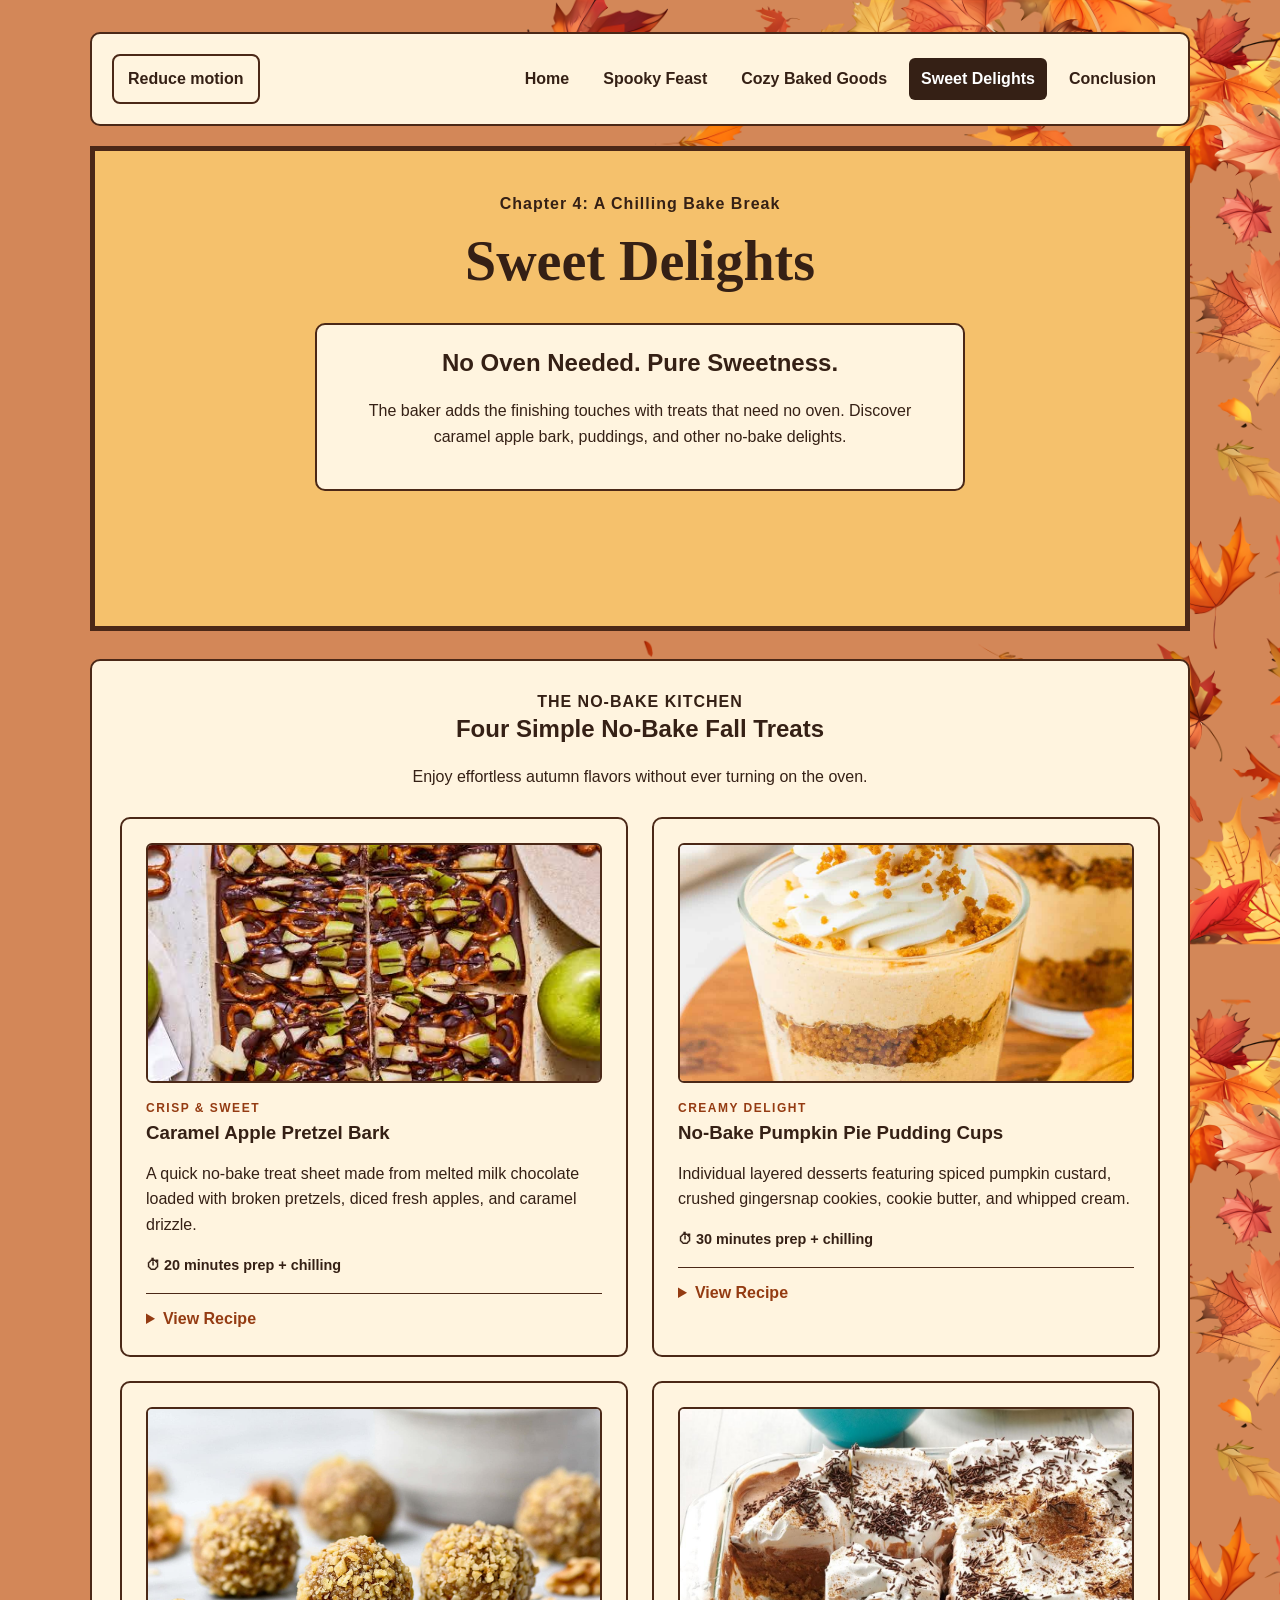
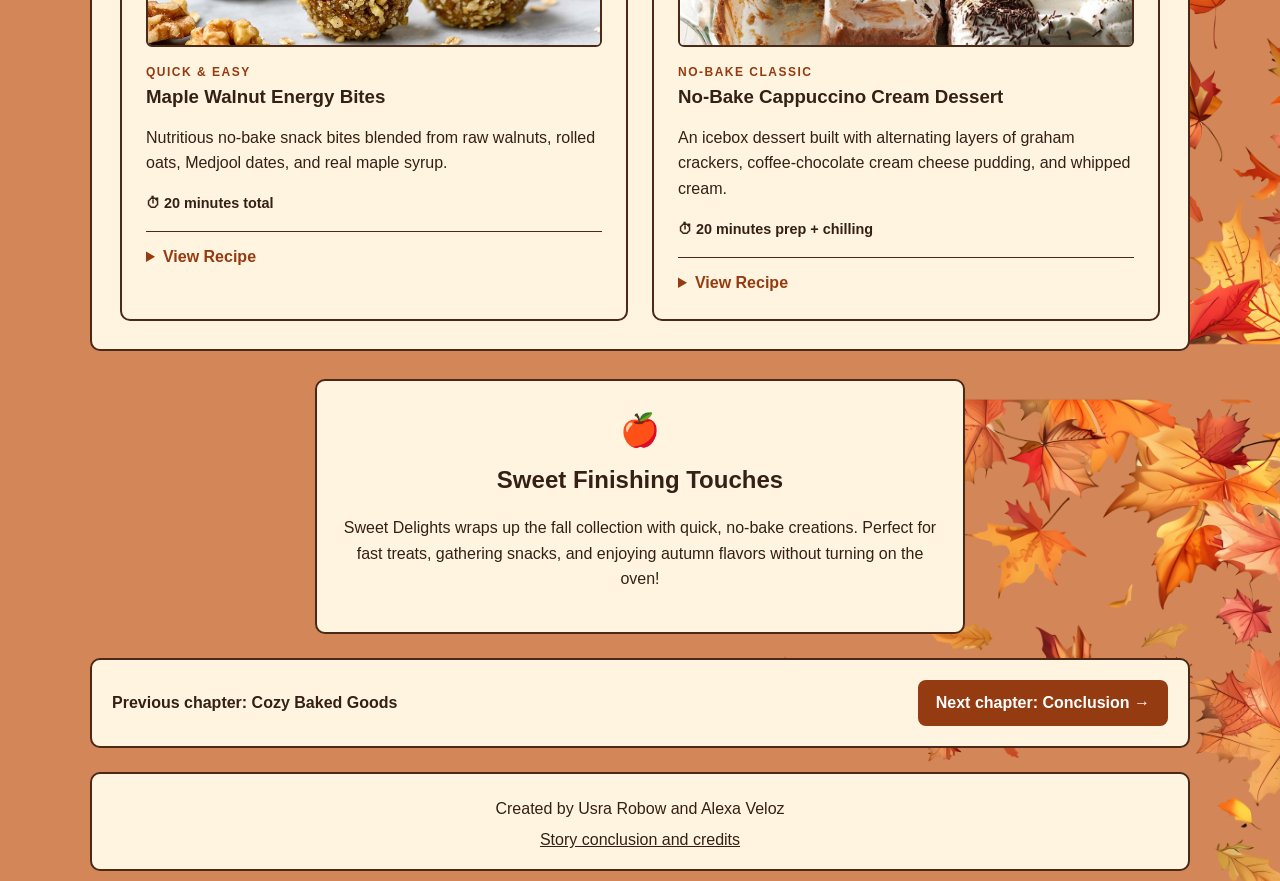
<file: sweet_delights.html>
<!DOCTYPE html>
<html lang="en">
<head>
  <meta charset="UTF-8">
  <meta name="viewport" content="width=device-width, initial-scale=1.0">
  <meta name="description" content="Discover treats that need no oven, featuring caramel apple bark, puddings, and other delightful no-bake fall creations.">

  <title>Fall Recipe Studio | Sweet Delights</title>
  <link rel="stylesheet" href="styles.css">
  <link rel="icon" href="images/favicon.png">
</head>

<body class="sweet-page">
  <a class="skip-link" href="#main-content">Skip to main content</a>

  <!-- Reduce motion checkbox -->
  <input type="checkbox" id="reduce-motion" class="motion-checkbox">

  <div class="site-wrapper">
    <header class="site-header">
      <label for="reduce-motion" class="motion-control">
        Reduce motion
      </label>

      <nav aria-label="Main navigation">
        <ul class="nav-links">
          <li><a href="index.html">Home</a></li>
          <li><a href="spooky_feast.html">Spooky Feast</a></li>
          <li><a href="cozy_baked_goods.html">Cozy Baked Goods</a></li>
          <li><a href="sweet_delights.html" aria-current="page">Sweet Delights</a></li>
          <li><a href="conclusion.html">Conclusion</a></li>
        </ul>
      </nav>
    </header>

    <main id="main-content" tabindex="-1">
      <section class="home-banner" aria-labelledby="sweet-title">
        <div class="banner-content">
          <p class="chapter-label">Chapter 4: A Chilling Bake Break</p>
          <h1 id="sweet-title">Sweet Delights</h1>

          <div class="intro-box">
            <h2>No Oven Needed. Pure Sweetness.</h2>
            <p>
              The baker adds the finishing touches with treats that need no oven.
              Discover caramel apple bark, puddings, and other no-bake delights.
            </p>
          </div>
        </div>
      </section>

      <!-- Recipe collection -->
      <section class="recipes-section" id="recipes" aria-labelledby="recipes-heading">
        <div class="section-heading" style="text-align: center; margin-bottom: 28px;">
          <p class="chapter-label">THE NO-BAKE KITCHEN</p>
          <h2 id="recipes-heading">Four Simple No-Bake Fall Treats</h2>
          <p class="category-introduction">
            Enjoy effortless autumn flavors without ever turning on the oven.
          </p>
        </div>

        <div class="recipe-grid">
            <!-- Recipe 1 -->
            <article class="category-card recipe-card">
              <img
                src="images/apple-bark.jpg"
                alt="Caramel apple pretzel bark"
                class="recipe-image"
              >
              <div class="recipe-content">
                <span class="recipe-tag">CRISP & SWEET</span>
                <h3>Caramel Apple Pretzel Bark</h3>
                <p>
                  A quick no-bake treat sheet made from melted milk chocolate loaded with broken pretzels, diced fresh apples, and caramel drizzle.
                </p>
                <p class="recipe-time">⏱ 20 minutes prep + chilling</p>
  
                <details>
                  <summary>View Recipe</summary>
                  <h4>Ingredients</h4>
                  <h5>Ingredients:</h5>
                  <ul>
                    <li>12 ounces milk chocolate chips</li>
                    <li>1 tablespoon cooking oil</li>
                    <li>1 1/4 cups crushed mini pretzels</li>
                    <li>1 large Granny Smith apple, diced</li>
                    <li>1 teaspoon lemon juice</li>
                    <li>2/3 cup thick caramel sauce</li>
                    <li>Sea salt flakes</li>
                  </ul>
                  <h4>Instructions</h4>
                  <ol>
                    <li>Line a tray with parchment paper. Toss the diced apples in lemon juice and pat them totally dry with paper towels.</li>
                    <li>Melt the chocolate chips and oil together in short microwave increments until completely smooth.</li>
                    <li>Spread the liquid chocolate onto the parchment paper sheet. Scatter the crushed pretzels and dry apple bits across the top, pressing gently.</li>
                    <li>Drizzle the caramel sauce across the surface and add a light sprinkle of sea salt.</li>
                    <li>Refrigerate for 2 to 3 hours until firm, then break into shards to serve.</li>
                  </ol>
                </details>
              </div>
            </article>
  
            <!-- Recipe 2 -->
            <article class="category-card recipe-card">
              <img
                src="images/pie-cups.jpg"
                alt="No-bake pumpkin pie cups"
                class="recipe-image"
              >
              <div class="recipe-content">
                <span class="recipe-tag">CREAMY DELIGHT</span>
                <h3>No-Bake Pumpkin Pie Pudding Cups</h3>
                <p>
                  Individual layered desserts featuring spiced pumpkin custard, crushed gingersnap cookies, cookie butter, and whipped cream.
                </p>
                <p class="recipe-time">⏱ 30 minutes prep + chilling</p>
  
                <details>
                  <summary>View Recipe</summary>
                  <h4>Ingredients</h4>
                  <h5>Components:</h5>
                  <ul>
                    <li>4 egg yolks and 6 tablespoons sugar</li>
                    <li>1/4 cup cornstarch, salt, heavy cream, and whole milk</li>
                    <li>15 oz canned pumpkin purée and pumpkin spices</li>
                    <li>Vanilla extract and butter</li>
                    <li>Gingersnap cookie crumbs, melted cookie butter, and whipped cream</li>
                  </ul>
                  <h4>Instructions</h4>
                  <ol>
                    <li>Whisk egg yolks, sugar, cornstarch, salt, pumpkin, and spices in a pan. Pour in cream and milk.</li>
                    <li>Cook over medium heat, stirring continuously until thickened into pudding. Remove from heat, stir in butter and vanilla, and chill in the fridge for 4 hours.</li>
                    <li>Fold whipped cream into the chilled pumpkin pudding. Layer inside glasses with crushed gingersnaps and melted cookie butter, topping with extra whipped cream.</li>
                  </ol>
                </details>
              </div>
            </article>
  
            <!-- Recipe 3 -->
            <article class="category-card recipe-card">
              <img
                src="images/energy-balls.jpg"
                alt="Maple walnut energy balls"
                class="recipe-image"
              >
              <div class="recipe-content">
                <span class="recipe-tag">QUICK & EASY</span>
                <h3>Maple Walnut Energy Bites</h3>
                <p>
                  Nutritious no-bake snack bites blended from raw walnuts, rolled oats, Medjool dates, and real maple syrup.
                </p>
                <p class="recipe-time">⏱ 20 minutes total</p>
  
                <details>
                  <summary>View Recipe</summary>
                  <h4>Ingredients</h4>
                  <h5>Ingredients:</h5>
                  <ul>
                    <li>2 1/4 cups walnuts (divided)</li>
                    <li>1 cup old-fashioned oats</li>
                    <li>1/2 cup pitted Medjool dates</li>
                    <li>3 tablespoons pure maple syrup</li>
                    <li>2 teaspoons vanilla extract</li>
                    <li>1/4 teaspoon salt</li>
                  </ul>
                  <h4>Instructions</h4>
                  <ol>
                    <li>Finely chop a small portion of the walnuts and reserve them on a plate for outer coating.</li>
                    <li>Process the remaining walnuts, oats, dates, maple syrup, vanilla, and salt in a food processor until a sticky dough forms.</li>
                    <li>Roll the mixture into uniform bite-sized spheres, then roll each sphere in the chopped walnuts before chilling.</li>
                  </ol>
                </details>
              </div>
            </article>
  
            <!-- Recipe 4 -->
            <article class="category-card recipe-card">
              <img
                src="images/cappuccino-dessert.jpg"
                alt="No-bake cappuccino dessert"
                class="recipe-image"
              >
              <div class="recipe-content">
                <span class="recipe-tag">NO-BAKE CLASSIC</span>
                <h3>No-Bake Cappuccino Cream Dessert</h3>
                <p>
                  An icebox dessert built with alternating layers of graham crackers, coffee-chocolate cream cheese pudding, and whipped cream.
                </p>
                <p class="recipe-time">⏱ 20 minutes prep + chilling</p>
  
                <details>
                  <summary>View Recipe</summary>
                  <h4>Ingredients</h4>
                  <h5>Ingredients:</h5>
                  <ul>
                    <li>15 cinnamon graham crackers</li>
                    <li>2 packages softened cream cheese</li>
                    <li>3 packages instant chocolate pudding mix</li>
                    <li>Instant coffee granules, brewed coffee, and milk</li>
                    <li>Ground cinnamon, whipped cream, and chocolate sprinkles</li>
                  </ul>
                  <h4>Instructions</h4>
                  <ol>
                    <li>Beat the cream cheese until smooth. In a separate bowl, whisk the pudding mix, milk, brewed coffee, coffee granules, and cinnamon, then combine with the cream cheese.</li>
                    <li>Layer a baking dish with graham crackers, pudding cream, and whipped cream, repeating the pattern multiple times.</li>
                    <li>Dust with cinnamon and sprinkles, then refrigerate for at least 4 hours to set before serving.</li>
                  </ol>
                </details>
              </div>
            </article>
          </div>
      </section>

      <!-- About section -->
      <section class="intro-box" style="margin-top: 28px; text-align: center;" id="about">
        <span class="about-icon" style="font-size: 2rem;">🍎</span>
        <h2 style="margin-top: 10px;">Sweet Finishing Touches</h2>
        <p>
          Sweet Delights wraps up the fall collection with quick,
          no-bake creations. Perfect for fast treats, gathering snacks,
          and enjoying autumn flavors without turning on the oven!
        </p>
      </section>

      <nav class="chapter-navigation" aria-label="Story progression">
        <p>Previous chapter: Cozy Baked Goods</p>
        <a href="conclusion.html" class="button">
          Next chapter: Conclusion →
        </a>
      </nav>
    </main>

    <footer class="site-footer">
      <p>Created by Usra Robow and Alexa Veloz</p>
      <a href="conclusion.html">Story conclusion and credits</a>
    </footer>
  </div>
</body>
</html>
</file>
<file: styles.css>
/* Colors */
:root {
  --page-background: #d38758;
  --banner-background: #f5c16c;
  --card-background: #fff4df;
  --accent: #943b12;
  --accent-hover: #702b0d;
  --text-color: #352015;
  --border-color: #4b2817;
}

/* Basic styles */
* {
  box-sizing: border-box;
}

body {
  margin: 0;
  background: var(--page-background);
  color: var(--text-color);
  font-family: Arial, Helvetica, sans-serif;
  line-height: 1.6;
}

.home-page,
.cozy-page,
.sweet-page {
  position: relative;
  isolation: isolate;
  min-height: 100vh;
  padding: 32px 0 10px;
}

/* Leaf background */
.home-page::before,
.cozy-page::before,
.sweet-page::before {
  content: "";
  position: absolute;
  inset: 0;
  z-index: -1;
  background: url("images/leaves.png") repeat-y;
  background-position: right -80px top -28px;
  background-size: auto 1000px;
  pointer-events: none;
}

.site-wrapper {
  width: min(1100px, 88%);
  margin: 0 auto;
}

img {
  display: block;
  max-width: 100%;
}

a {
  color: var(--accent);
}

h1,
h2,
h3 {
  line-height: 1.2;
}

/* Keyboard focus */
a:focus-visible,
input:focus-visible,
.motion-checkbox:focus-visible + .site-wrapper .motion-control {
  outline: 3px solid #171717;
  outline-offset: 5px;
}

.skip-link {
  position: absolute;
  top: 8px;
  left: 8px;
  z-index: 10;
  padding: 10px 16px;
  background: white;
  transform: translateY(-180%);
}

.skip-link:focus {
  transform: translateY(0);
}

/* Reduce motion checkbox */
.motion-checkbox {
  position: absolute;
  width: 1px;
  height: 1px;
  overflow: hidden;
  clip-path: inset(50%);
}

.motion-control {
  display: inline-block;
  padding: 10px 14px;
  border: 2px solid var(--border-color);
  border-radius: 8px;
  font-weight: bold;
  cursor: pointer;
}

.motion-checkbox:checked + .site-wrapper .motion-control {
  background: var(--text-color);
  color: white;
}

/* Cream boxes */
.site-header,
.category-navigation,
.intro-box,
.recipe-categories,
.category-card,
.recipe-card,
.chapter-navigation,
.site-footer,
.recipes-section,
.about-section {
  border: 2px solid var(--border-color);
  border-radius: 10px;
  background: var(--card-background);
}

/* Navigation */
.site-header,
.chapter-navigation {
  display: flex;
  align-items: center;
  justify-content: space-between;
  flex-wrap: wrap;
  gap: 16px;
  padding: 20px;
}

.site-header,
.category-navigation {
  margin-bottom: 20px;
}

.nav-links,
.category-navigation ul {
  display: flex;
  justify-content: center;
  flex-wrap: wrap;
  gap: 10px;
  margin: 0;
  padding: 0;
  list-style: none;
}

.nav-links a,
.category-navigation a {
  display: inline-block;
  padding: 8px 12px;
  border-radius: 6px;
  color: var(--text-color);
  font-weight: bold;
  text-decoration: none;
  transition: background-color 0.3s, color 0.3s;
}

.nav-links a:hover,
.nav-links a:focus-visible,
.category-navigation a:hover,
.category-navigation a:focus-visible {
  background: var(--accent);
  color: white;
}

.nav-links a[aria-current="page"] {
  background: var(--text-color);
  color: white;
}

.category-navigation {
  padding: 12px;
}

/* Banners */
.home-banner {
  position: relative;
  isolation: isolate;
  overflow: hidden;
  padding: 40px 70px 135px;
  border: 5px solid var(--border-color);
  background: var(--banner-background);
}

.banner-content {
  position: relative;
  z-index: 1;
  text-align: center;
}

.chapter-label {
  margin: 0;
  font-weight: bold;
  letter-spacing: 1px;
}

h1 {
  margin: 12px 0 28px;
  font-family: Georgia, "Times New Roman", serif;
  font-size: clamp(2rem, 5vw, 3.5rem);
  animation: heading-fade 1.2s ease-out;
}

.intro-box {
  max-width: 650px;
  margin: 0 auto;
  padding: 24px;
}

.intro-box h2,
.recipe-categories > h2,
.recipes-section h2,
.about-section h2 {
  margin-top: 0;
}

/* Squirrel in the corner */
.banner-squirrel {
  position: absolute;
  bottom: -5px;
  left: 0;
  z-index: 2;
  width: 120px;
  height: auto;
  pointer-events: none;
}

/* Haunted House in the corner*/
.banner-hauntedhouse {
  position: absolute;
  bottom: -5px;
  left: 150;
  z-index: 2;
  width: 120px;
  height: auto;
  pointer-events: none;
}

/* Bat flying loop animation */

.banner-bats {
  position: absolute;
  bottom: 10px;
  right: 20px;
  width: 140px;
  height: auto;
  pointer-events: none;
  transform: scaleX(-1);
  animation: bat-swoop-reverse 6s ease-in-out infinite;
  z-index: 2;
}

@keyframes bat-swoop-reverse {
  0% {
    transform: translate(120px, 0) scale(0.8) scale(X-1) rotate(10deg);
    opacity: 0;
  }
  20% {
    opacity: 1;
  }
  50% {
    transform: translate(-150px, -25px) scale(1.1) scaleX(-1) rotate(-5deg);
  }
  80% {
    opacity: 1;
  }
  100% {
    transform: translate(-450px, 0) scale(0.8) scaleX(-1) rotate(5deg);
    opacity: 0;
  }
}

/* Spiderwebs decoration in the top-right corner of the banner box */
.banner-spiderwebs {
  position: absolute;
  top: 0;
  right: 0;
  width: 300px;
  height: auto;
  pointer-events: none;
  z-index: 2;
}



.banner-hauntedhouse2 {
  position: absolute;
  bottom: -5px;
  left: 150;
  z-index: 2;
  width: 120px;
  height: auto;
  pointer-events: none;
}
/* Buttons */
.button {
  display: inline-block;
  padding: 10px 18px;
  border-radius: 8px;
  background: var(--accent);
  color: white;
  font-weight: bold;
  text-decoration: none;
  transition: background-color 0.3s;
}

.button:hover,
.button:focus-visible {
  background: var(--accent-hover);
}

/* Recipe categories & recipes sections */
.recipe-categories,
.recipes-section {
  margin-top: 28px;
  padding: 28px;
}

.recipe-categories > h2,
.recipes-section .section-heading,
.category-introduction {
  text-align: center;
}

.category-introduction {
  max-width: 720px;
  margin: 0 auto;
}

.category-grid {
  display: grid;
  grid-template-columns: repeat(3, minmax(0, 1fr));
  gap: 24px;
  margin-top: 28px;
}

.recipe-grid {
  display: grid;
  grid-template-columns: repeat(2, minmax(0, 1fr));
  gap: 24px;
  margin-top: 28px;
}

.category-card,
.recipe-card {
  display: flex;
  flex-direction: column;
  align-items: flex-start;
  padding: 24px;
  scroll-margin-top: 24px;
  transition: transform 0.3s, box-shadow 0.3s;
}

.category-card:hover,
.category-card:focus-within,
.recipe-card:hover,
.recipe-card:focus-within {
  transform: translateY(-6px);
  box-shadow: 0 10px 20px rgb(53 32 21 / 20%);
}

.category-card h3,
.recipe-card h3 {
  margin: 0 0 8px 0;
}

.category-card .button {
  margin-top: auto;
}

/* Specific recipe card elements */
.recipe-image {
  display: block;
  width: 100%;
  height: 240px;
  object-fit: cover;
  border-radius: 6px;
  margin-bottom: 16px;
  border: 2px solid var(--border-color);
}

.recipe-content {
  width: 100%;
}

.recipe-tag {
  color: var(--accent);
  font-size: 0.75rem;
  font-weight: bold;
  letter-spacing: 1.5px;
  display: block;
  margin-bottom: 4px;
}

.recipe-time {
  margin-top: 12px;
  font-size: 0.9rem;
  font-weight: bold;
}

details {
  margin-top: 16px;
  border-top: 1px solid var(--border-color);
  padding-top: 12px;
  width: 100%;
}

summary {
  color: var(--accent);
  cursor: pointer;
  font-weight: bold;
}

summary:hover {
  color: var(--accent-hover);
}

details h4{
  margin: 12px 0 6px;
}

details ul,
details ol {
  padding-left: 20px;
  color: var(--text-color);
}

details li {
  margin-bottom: 4px;
}

/* About section styling */
.about-section {
  margin-top: 28px;
  padding: 32px;
  text-align: center;
}

.about-icon {
  font-size: 2rem;
}

.about-section p {
  max-width: 650px;
  margin: 10px auto 0;
}

/* Chapter links and footer */
.chapter-navigation {
  margin: 24px 0;
}

.chapter-navigation p {
  margin: 0;
  font-weight: bold;
}

.site-footer {
  padding: 16px;
  text-align: center;
}

.site-footer p {
  margin: 6px 0;
}

.site-footer a {
  color: var(--text-color);
}

/* Bottom pumpkins */
.pumpkin-corners {
  display: flex;
  justify-content: space-between;
  gap: 20px;
  margin-top: 20px;
  padding: 0 10px;
}

.pumpkin-pair {
  display: flex;
  align-items: flex-end;
  gap: 4px;
}

.pumpkin-decoration {
  flex-shrink: 0;
  animation: pumpkin-bob 4s ease-in-out infinite;
}

.pumpkin-large {
  width: 100px;
}

.pumpkin-small {
  width: 65px;
  animation-delay: -2s;
}

.pumpkin-image {
  width: 100%;
  height: auto;
  transition: transform 0.3s;
}

.pumpkin-image:hover {
  transform: rotate(8deg);
}

/* Animations */
@keyframes heading-fade {
  from {
    opacity: 0;
    transform: translateY(-15px);
  }
  to {
    opacity: 1;
    transform: translateY(0);
  }
}

@keyframes pumpkin-bob {
  0%, 100% {
    transform: translateY(0);
  }
  50% {
    transform: translateY(-10px);
  }
}

/* Tablet screens */
@media (max-width: 900px) {
  .site-header {
    justify-content: center;
  }

  .category-grid,
  .recipe-grid {
    grid-template-columns: repeat(2, minmax(0, 1fr));
  }
}

/* Phone screens */
@media (max-width: 600px) {
  .home-page,
  .cozy-page,
  .sweet-page {
    padding-top: 20px;
  }

  .site-wrapper {
    width: 92%;
  }

  .home-page::before,
  .cozy-page::before,
  .sweet-page::before {
    background-position: right -32px top -20px;
    background-size: auto 700px;
  }

  .site-header,
  .intro-box {
    padding: 16px;
  }

  .nav-links {
    gap: 4px;
  }

  .nav-links a {
    padding: 8px;
  }

  .home-banner {
    padding: 28px 32px 105px;
  }

  .banner-squirrel {
    width: 85px;
  }

  .recipe-categories,
  .recipes-section {
    padding: 20px 16px;
  }

  .category-grid,
  .recipe-grid {
    grid-template-columns: 1fr;
    gap: 18px;
  }

  .category-card,
  .recipe-card {
    padding: 20px;
  }

  .chapter-navigation {
    justify-content: center;
    text-align: center;
  }

  .pumpkin-large {
    width: 65px;
  }

  .pumpkin-small {
    width: 42px;
  }
}

/* Turn off motion when checked */
#reduce-motion:checked ~ .site-wrapper *,
#reduce-motion:checked ~ .pumpkin-corners * {
  animation: none !important;
  transition: none !important;
}

#reduce-motion:checked ~ .site-wrapper .category-card,
#reduce-motion:checked ~ .site-wrapper .recipe-card,
#reduce-motion:checked ~ .pumpkin-corners .pumpkin-image {
  transform: none;
}

/* Follow the device motion setting */
@media (prefers-reduced-motion: reduce) {
  *,
  *::before,
  *::after {
    animation: none !important;
    transition: none !important;
  }

  .category-card:hover,
  .category-card:focus-within,
  .recipe-card:hover,
  .recipe-card:focus-within,
  .pumpkin-image:hover {
    transform: none;
  }
}
/* Conclusion sources */
#recipe-sources,
#image-credits {
  scroll-margin-top: 24px;
}

#recipe-sources .category-card {
  min-width: 0;
}

#recipe-sources ul {
  margin: 16px 0 0;
  padding-left: 20px;
}

#recipe-sources li {
  margin-bottom: 16px;
  overflow-wrap: anywhere;
}

#recipe-sources li:last-child {
  margin-bottom: 0;
}
</file>
